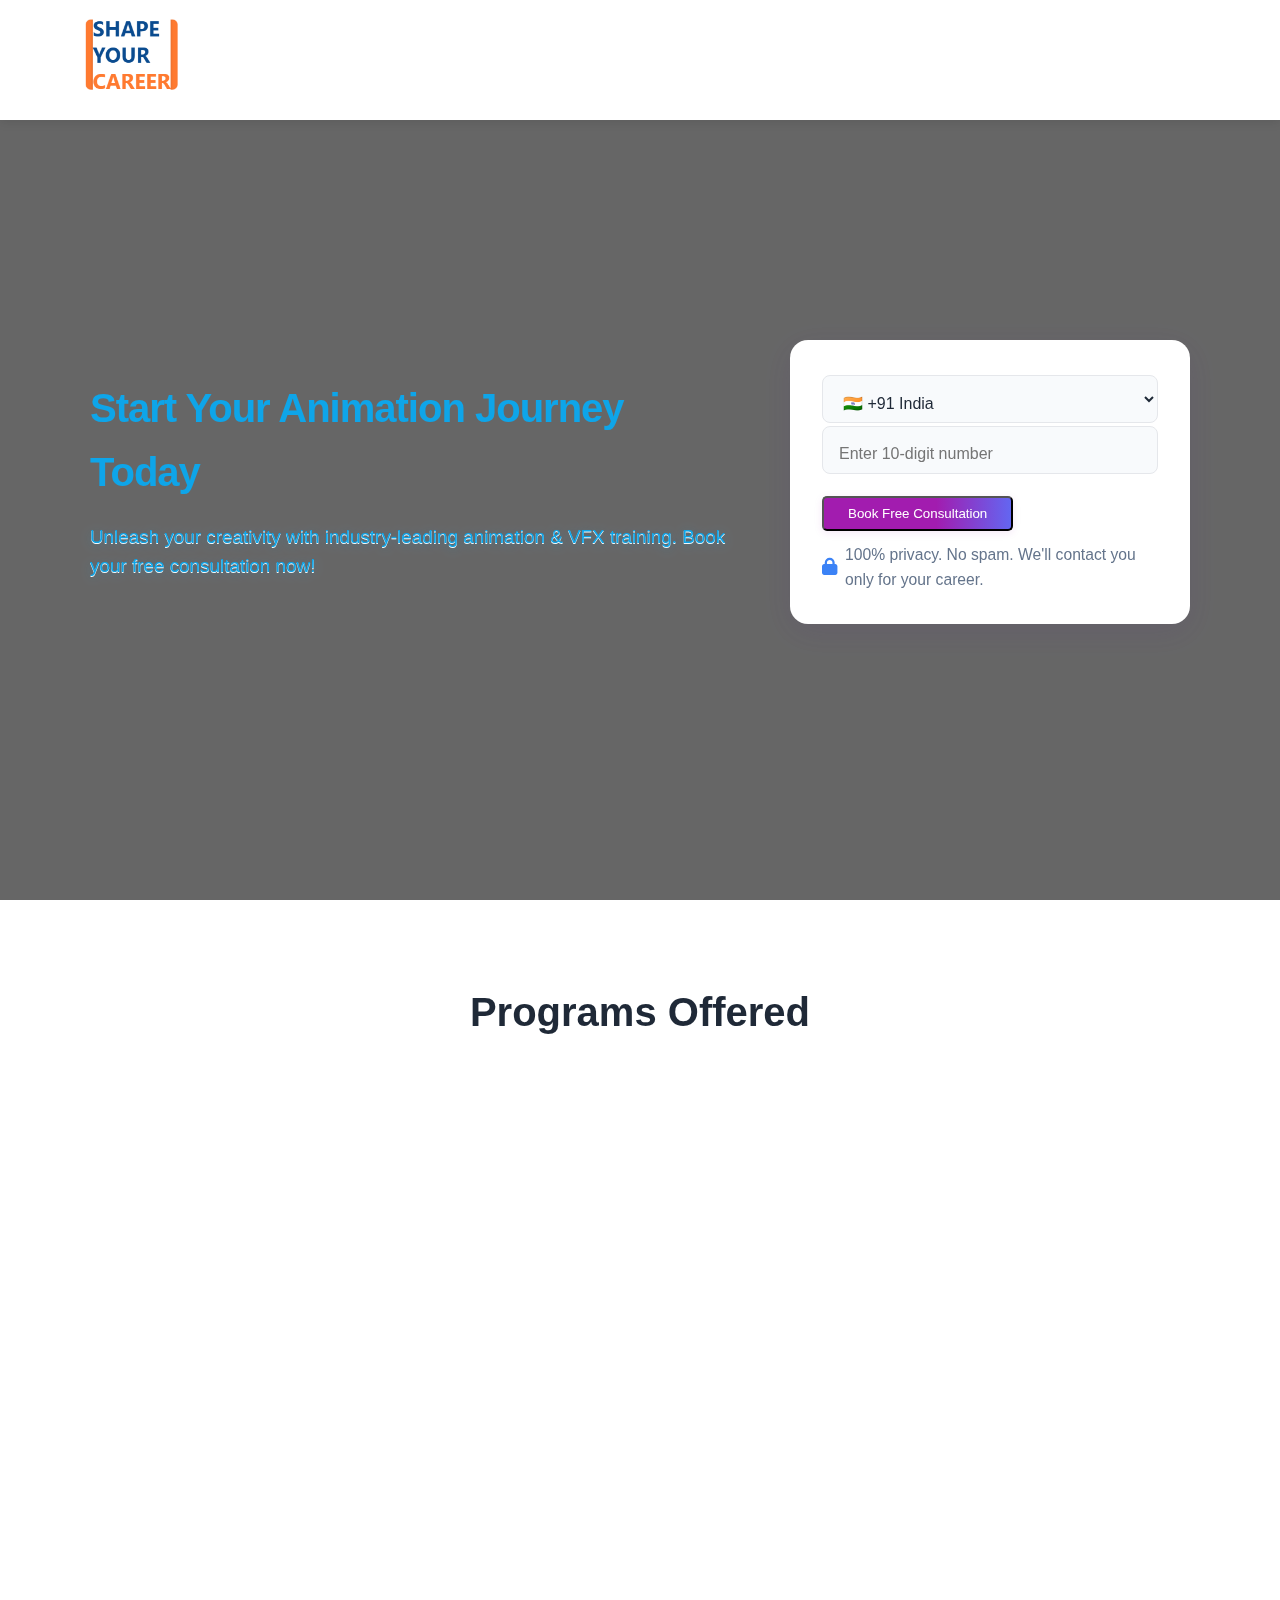
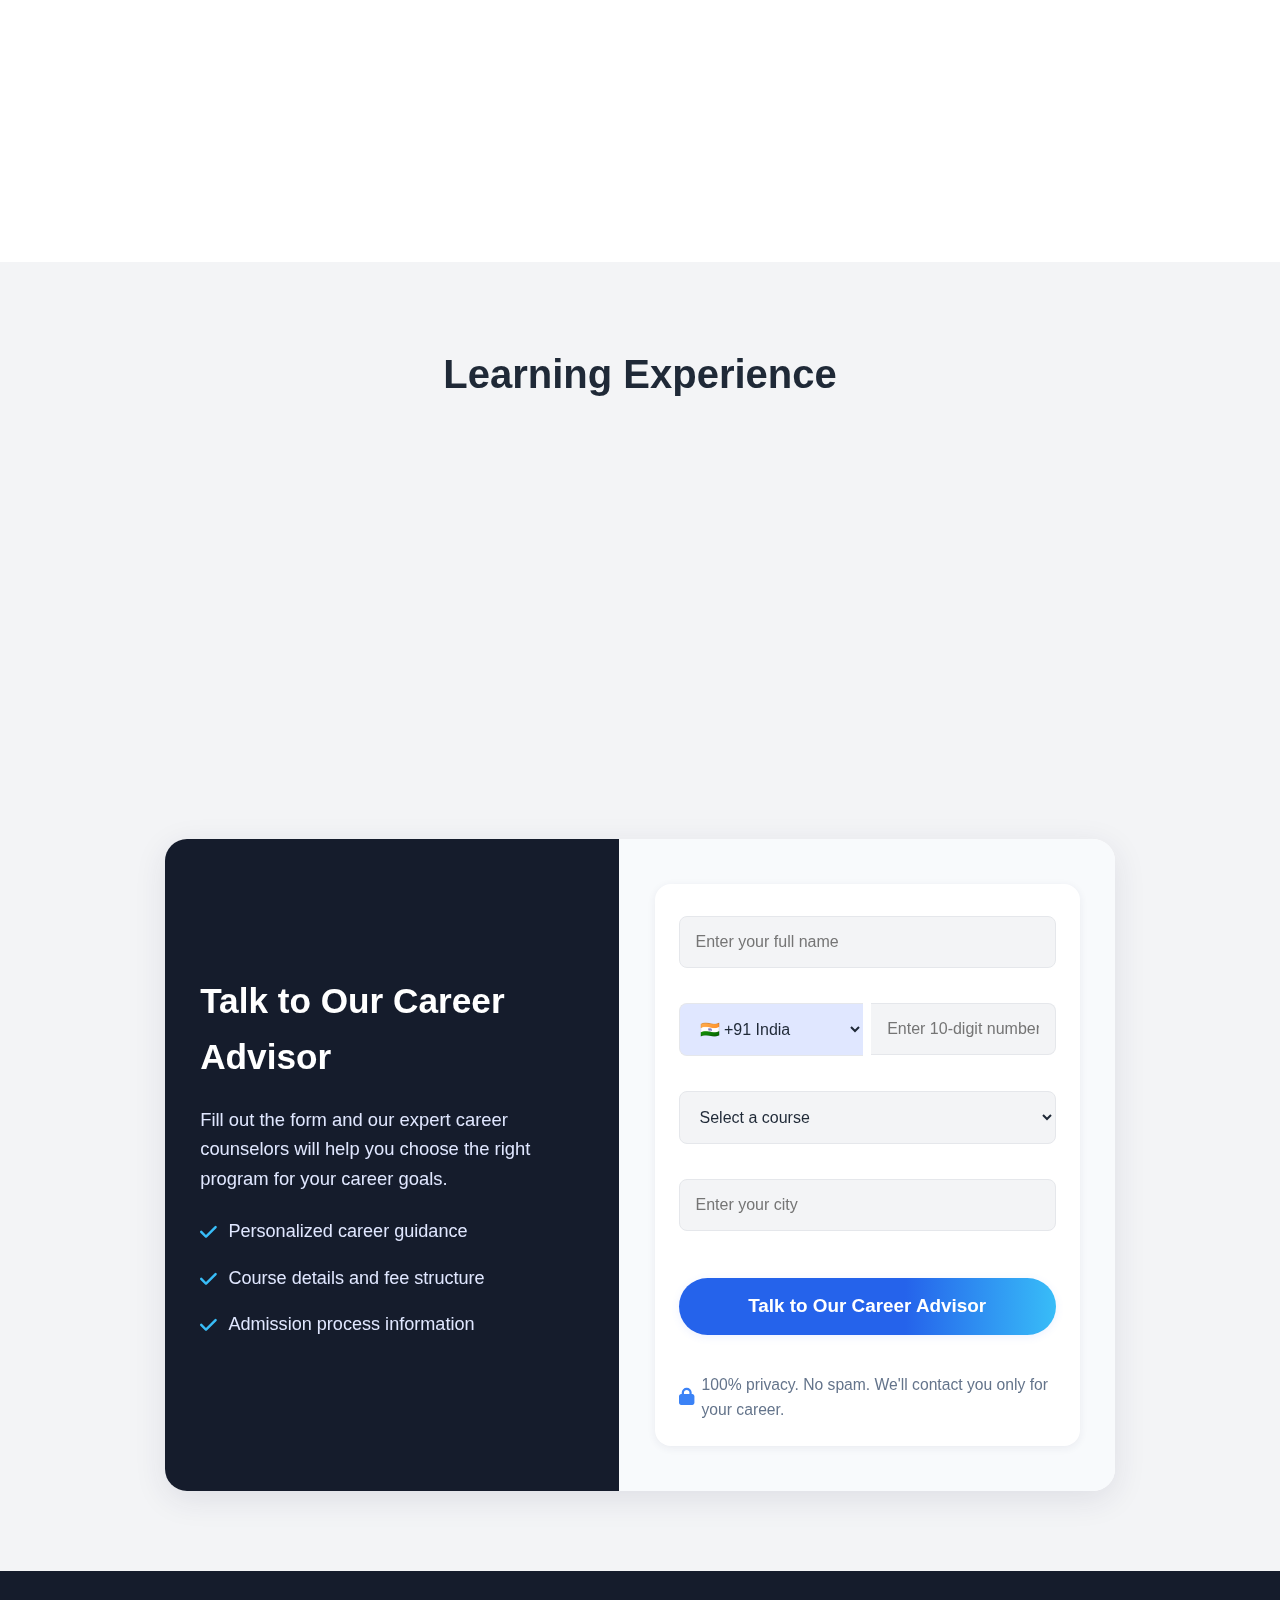
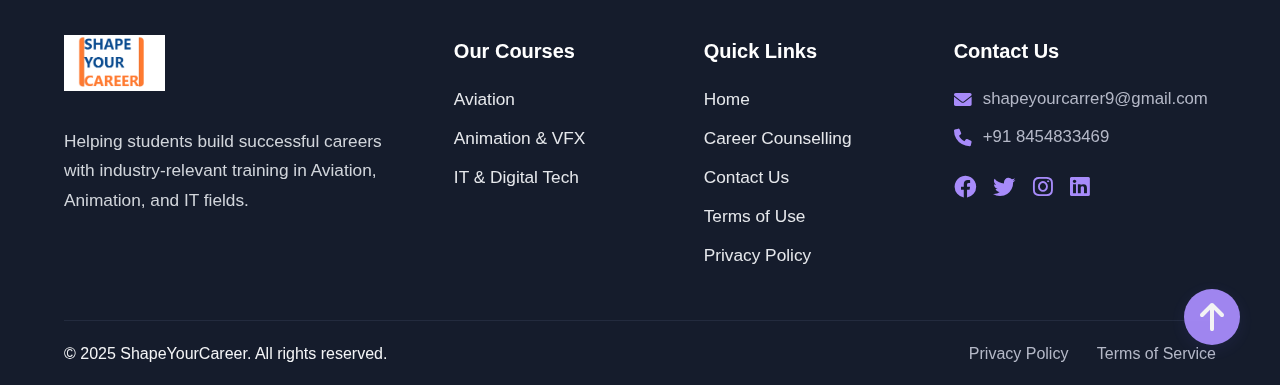
<file: animation.html>
<!DOCTYPE html>
<html lang="en">
<head>
    <meta charset="UTF-8">
    <meta name="viewport" content="width=device-width, initial-scale=1.0">
    <title>Animation Courses - Shape Your Career</title>
    <link rel="stylesheet" href="css/style.css">
    <link rel="stylesheet" href="https://cdnjs.cloudflare.com/ajax/libs/font-awesome/6.0.0/css/all.min.css">
</head>
<body>
    <!-- Header Section -->
    <header class="header">
        <div class="logo">
            <a href="index.html">
                <img src="images/logo.png" alt="Shape Your Career Logo">
            </a>
        </div>
        <nav class="nav-menu">
            <ul>
                <li><a href="index.html">Home</a></li>
                <li><a href="aviation.html">Aviation Courses</a></li>
                <li><a href="animation.html" class="active">Animation Courses</a></li>
                <li><a href="it-courses.html">IT Courses</a></li>
                <li><a href="career-counselling.html">Career Counselling</a></li>
                <li><a href="contact.html" class="cta-button">Contact Us</a></li>
            </ul>
        </nav>
        <div class="mobile-menu-btn">
            <i class="fas fa-bars"></i>
        </div>
    </header>

    <!-- Hero Section -->
    <section class="hero animation-hero">
        <div class="hero-content">
            <div class="hero-text">
                <h1>Start Your Animation Journey Today</h1>
                <p>Unleash your creativity with industry-leading animation & VFX training. Book your free consultation now!</p>
            </div>
            <div class="hero-form-card animation-form-card unique-animation-form">
                <form action="https://formspree.io/f/mjkwllpa" method="POST" class="unique-hero-form" autocomplete="off">
                    <div class="form-row country-phone-row">
                        <div class="form-group country-phone">
                            <select name="country_code" id="animation-country-code" required aria-label="Country Code">
                                <option value="+91" selected>🇮🇳 +91 India</option>
                                <option value="+1">🇺🇸 +1 USA</option>
                                <option value="+44">🇬🇧 +44 UK</option>
                                <option value="+61">🇦🇺 +61 AUS</option>
                                <option value="+971">🇦🇪 +971 UAE</option>
                            </select>
                            <input type="tel" name="mobile" id="animation-mobile" pattern="[0-9]{10}" maxlength="10" required placeholder="Enter 10-digit number">
                        </div>
                    </div>
                    <button type="submit" class="cta-button big-cta animation-cta unique-gradient-btn-animation">
                        Book Free Consultation
                    </button>
                    <div class="form-trust-text">
                        <i class="fas fa-lock"></i> 100% privacy. No spam. We'll contact you only for your career.
                    </div>
                </form>
            </div>
        </div>
    </section>

    <!-- Programs Offered Section -->
    <section class="programs-section">
        <h2>Programs Offered</h2>
        <div class="programs-grid">
            <div class="program-card">
                <i class="fas fa-cube"></i>
                <h3>3D Animation</h3>
                <p>Master the art of 3D modeling, rigging, and animation</p>
                <ul>
                    <li>Character Animation</li>
                    <li>Environment Design</li>
                    <li>Motion Graphics</li>
                </ul>
            </div>
            <div class="program-card">
                <i class="fas fa-film"></i>
                <h3>VFX (Visual Effects)</h3>
                <p>Create stunning visual effects for films and media</p>
                <ul>
                    <li>Compositing</li>
                    <li>Particle Systems</li>
                    <li>Green Screen</li>
                </ul>
            </div>
            <div class="program-card">
                <i class="fas fa-paint-brush"></i>
                <h3>Digital Design</h3>
                <p>Learn digital art and design principles</p>
                <ul>
                    <li>Digital Painting</li>
                    <li>UI/UX Design</li>
                    <li>Graphic Design</li>
                </ul>
            </div>
            <div class="program-card">
                <i class="fas fa-gamepad"></i>
                <h3>Game Art & AR/VR</h3>
                <p>Create immersive gaming experiences</p>
                <ul>
                    <li>Game Asset Creation</li>
                    <li>AR/VR Development</li>
                    <li>Interactive Design</li>
                </ul>
            </div>
        </div>
    </section>

    <!-- Learning Experience Section -->
    <section class="learning-experience">
        <h2>Learning Experience</h2>
        <div class="experience-grid">
            <div class="experience-item">
                <i class="fas fa-project-diagram"></i>
                <h3>Project-Based Learning</h3>
                <p>Work on real-world projects to build your portfolio</p>
            </div>
            <div class="experience-item">
                <i class="fas fa-briefcase"></i>
                <h3>Portfolio Development</h3>
                <p>Create a professional portfolio to showcase your work</p>
            </div>
            <div class="experience-item">
                <i class="fas fa-laptop-code"></i>
                <h3>Industry Software Training</h3>
                <p>Master industry-standard software and tools</p>
            </div>
        </div>
    </section>

    <!-- Lead Form Section -->
    <section class="advisor-lead-form-section">
        <div class="advisor-lead-form-grid">
            <div class="advisor-lead-info">
                <h2>Talk to Our Career Advisor</h2>
                <p>Fill out the form and our expert career counselors will help you choose the right program for your career goals.</p>
                <ul class="advisor-lead-benefits">
                    <li><i class="fas fa-check"></i> Personalized career guidance</li>
                    <li><i class="fas fa-check"></i> Course details and fee structure</li>
                    <li><i class="fas fa-check"></i> Admission process information</li>
                </ul>
            </div>
            <div class="advisor-lead-form">
                <form action="https://formspree.io/f/mjkwllpa" method="POST" autocomplete="off">
                    <div class="form-group">
                        <label for="animation-lead-name"></label>
                        <input type="text" name="name" id="animation-lead-name" placeholder="Enter your full name" required>
                    </div>
                    <div class="form-group">
                        <label for="animation-lead-mobile"></label>
                        <div class="country-phone">
                            <select name="country_code" id="animation-lead-country-code" required aria-label="Country Code">
                                <option value="+91" selected>🇮🇳 +91 India</option>
                                <option value="+1">🇺🇸 +1 USA</option>
                                <option value="+44">🇬🇧 +44 UK</option>
                                <option value="+61">🇦🇺 +61 AUS</option>
                                <option value="+971">🇦🇪 +971 UAE</option>
                            </select>
                            <input type="tel" name="mobile" id="animation-lead-mobile" pattern="[0-9]{10}" maxlength="10" required placeholder="Enter 10-digit number">
                        </div>
                    </div>
                    <div class="form-group">
                        <label for="animation-lead-course"></label>
                        <select name="course_interest" id="animation-lead-course" required aria-label="Select Course Interest">
                            <option value="">Select a course</option>
                            <option value="aviation">Aviation</option>
                            <option value="animation">Animation & VFX</option>
                            <option value="it">IT & Digital Tech</option>
                        </select>
                    </div>
                    <div class="form-group">
                        <label for="animation-lead-city"></label>
                        <input type="text" name="city" id="animation-lead-city" placeholder="Enter your city" required>
                    </div>
                    <button type="submit" class="cta-button big-cta advisor-lead-btn">
                        Talk to Our Career Advisor
                    </button>
                    <div class="form-trust-text">
                        <i class="fas fa-lock"></i> 100% privacy. No spam. We'll contact you only for your career.
                    </div>
                </form>
            </div>
        </div>
    </section>

    <!-- Footer Section -->
    <footer class="footer new-footer">
        <div class="footer-content">
            <div class="footer-col logo-col">
                <div class="footer-logo"><img src="images/logo.png" alt="Shape Your Career Logo"></div>
                <p>Helping students build successful careers with industry-relevant training in Aviation, Animation, and IT fields.</p>
            </div>
            <div class="footer-col">
                <h3>Our Courses</h3>
                <ul>
                    <li><a href="aviation.html">Aviation</a></li>
                    <li><a href="animation.html">Animation & VFX</a></li>
                    <li><a href="it-courses.html">IT & Digital Tech</a></li>
                </ul>
            </div>
            <div class="footer-col">
                <h3>Quick Links</h3>
                <ul>
                    <li><a href="index.html">Home</a></li>
                    <li><a href="career-counselling.html">Career Counselling</a></li>
                    <li><a href="contact.html">Contact Us</a></li>
                    <li><a href="terms.html">Terms of Use</a></li>
                    <li><a href="privacy.html">Privacy Policy</a></li>
                </ul>
            </div>
            <div class="footer-col">
                <h3>Contact Us</h3>
                <ul class="footer-contact-list">
                    <li><i class="fas fa-envelope"></i> shapeyourcarrer9@gmail.com</li>
                    <li><i class="fas fa-phone"></i> +91 8454833469</li>
                </ul>
                <div class="footer-social">
                    <a href="#"><i class="fab fa-facebook"></i></a>
                    <a href="#"><i class="fab fa-twitter"></i></a>
                    <a href="#"><i class="fab fa-instagram"></i></a>
                    <a href="#"><i class="fab fa-linkedin"></i></a>
                </div>
            </div>
        </div>
        <div class="footer-bottom-bar">
            <span>&copy; 2025 ShapeYourCareer. All rights reserved.</span>
            <span class="footer-bottom-links">
                <a href="privacy.html">Privacy Policy</a>
                <a href="terms.html">Terms of Service</a>
            </span>
        </div>
        <button class="scroll-to-top" id="scrollToTopBtn" aria-label="Scroll to top"><i class="fas fa-arrow-up"></i></button>
    </footer>

    <script src="js/main.js"></script>
</body>
</html>
</file>
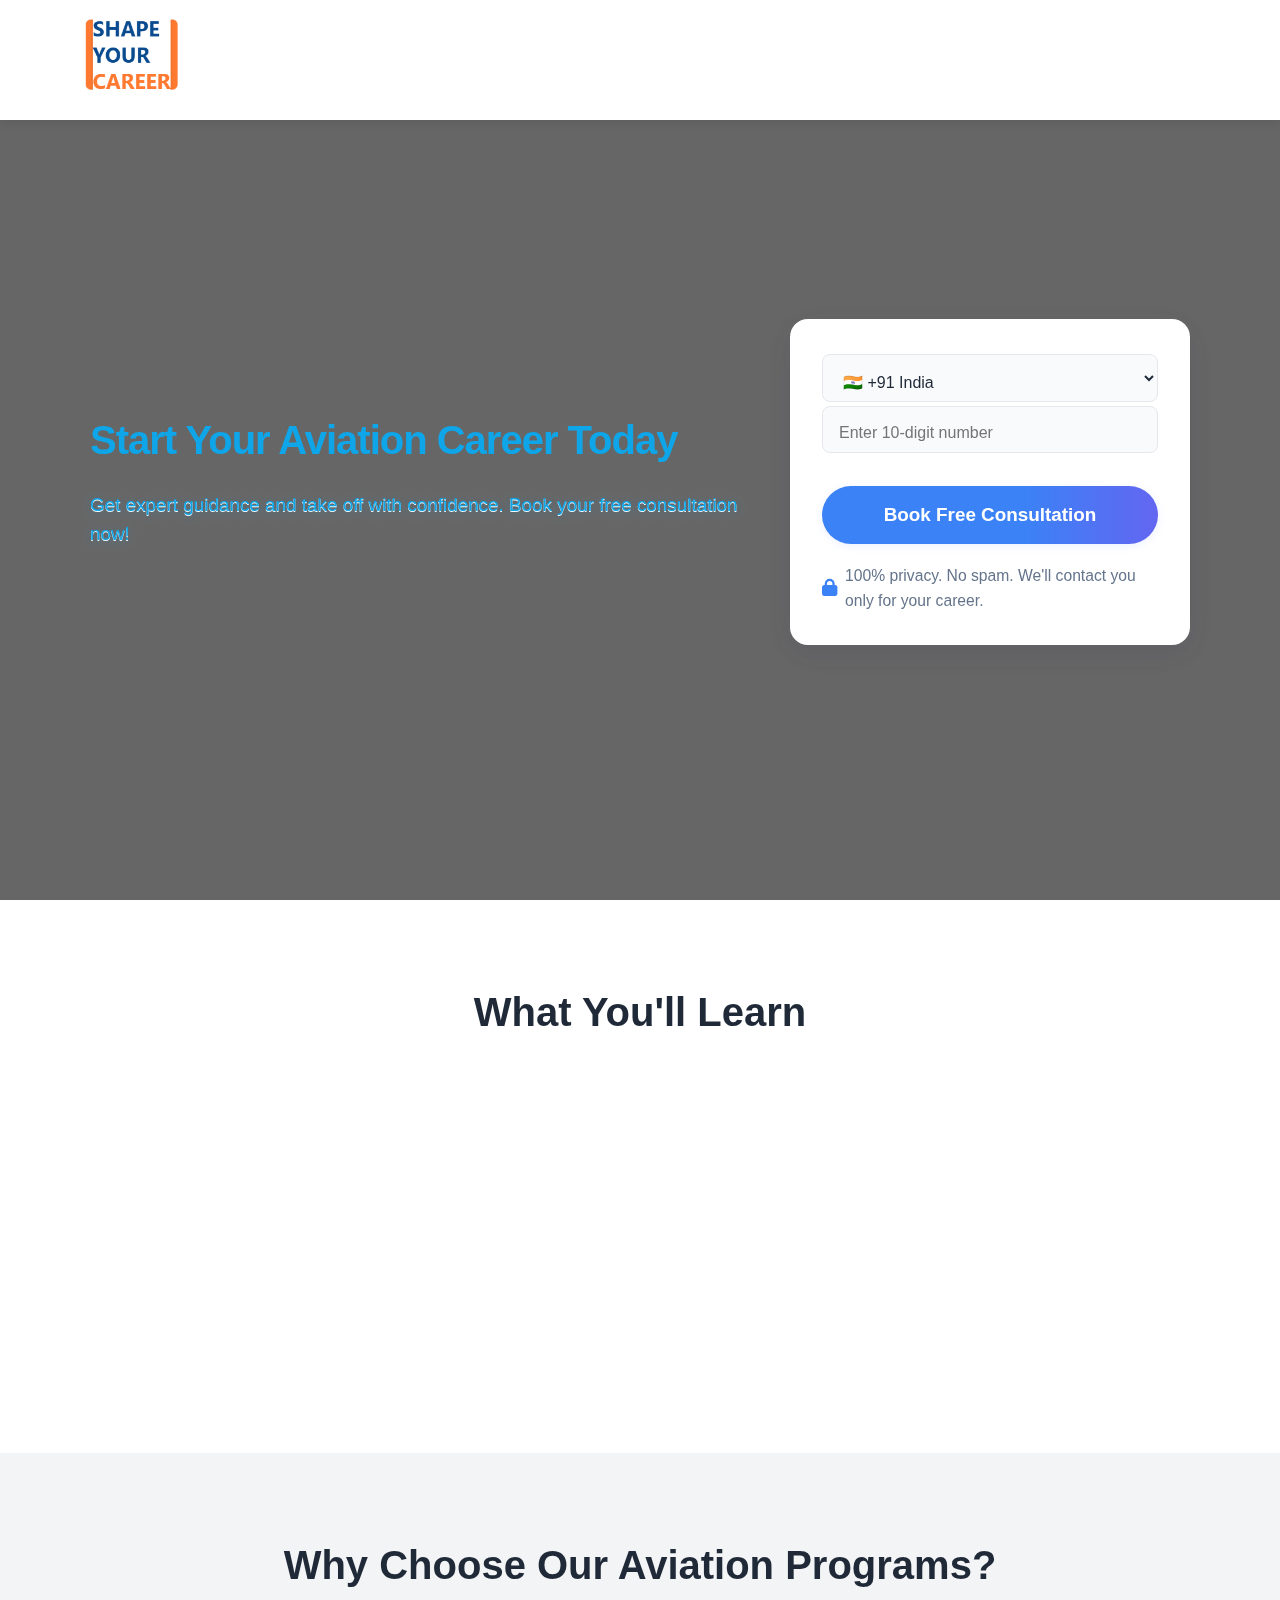
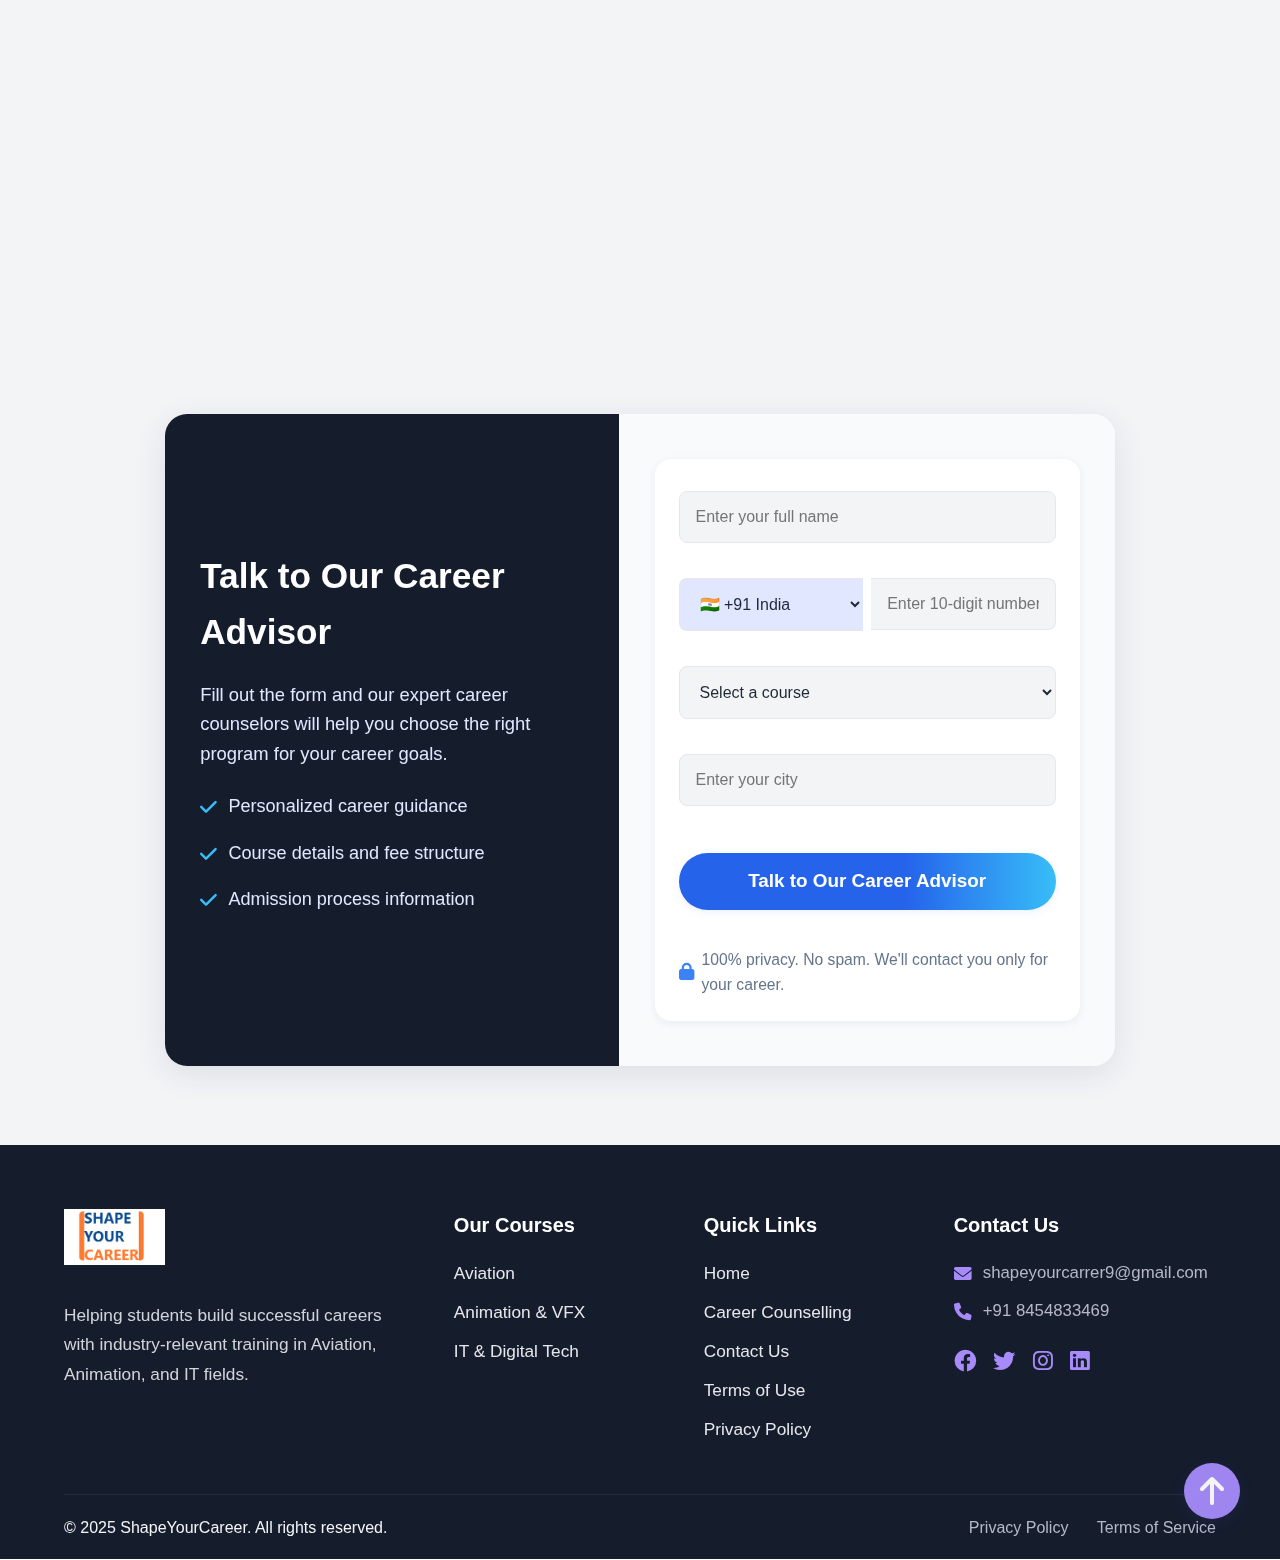
<file: aviation.html>
<!DOCTYPE html>
<html lang="en">
<head>
    <meta charset="UTF-8">
    <meta name="viewport" content="width=device-width, initial-scale=1.0">
    <title>Aviation Courses - Shape Your Career</title>
    <link rel="stylesheet" href="css/style.css">
    <link rel="stylesheet" href="https://cdnjs.cloudflare.com/ajax/libs/font-awesome/6.0.0/css/all.min.css">
</head>
<body>
    <!-- Header Section -->
    <header class="header">
        <div class="logo">
            <a href="index.html">
                <img src="images/logo.png" alt="Shape Your Career Logo">
            </a>
        </div>
        <nav class="nav-menu">
            <ul>
                <li><a href="index.html">Home</a></li>
                <li><a href="aviation.html" class="active">Aviation Courses</a></li>
                <li><a href="animation.html">Animation Courses</a></li>
                <li><a href="it-courses.html">IT Courses</a></li>
                <li><a href="career-counselling.html">Career Counselling</a></li>
                <li><a href="contact.html" class="cta-button">Contact Us</a></li>
            </ul>
        </nav>
        <div class="mobile-menu-btn">
            <i class="fas fa-bars"></i>
        </div>
    </header>

    <!-- Hero Section -->
    <section class="hero aviation-hero">
        <div class="hero-content">
            <div class="hero-text">
                <h1>Start Your Aviation Career Today</h1>
                <p>Get expert guidance and take off with confidence. Book your free consultation now!</p>
            </div>
            <div class="hero-form-card aviation-form-card unique-aviation-form">
                <form action="https://formspree.io/f/mjkwllpa" method="POST" class="unique-hero-form" autocomplete="off">
                    <div class="form-row country-phone-row">
                        <div class="form-group country-phone">
                            <select name="country_code" id="aviation-country-code" required aria-label="Country Code">
                                <option value="+91" selected>🇮🇳 +91 India</option>
                                <option value="+1">🇺🇸 +1 USA</option>
                                <option value="+44">🇬🇧 +44 UK</option>
                                <option value="+61">🇦🇺 +61 AUS</option>
                                <option value="+971">🇦🇪 +971 UAE</option>
                            </select>
                            <input type="tel" name="mobile" id="aviation-mobile" pattern="[0-9]{10}" maxlength="10" required placeholder="Enter 10-digit number">
                        </div>
                    </div>
                    <button type="submit" class="cta-button big-cta aviation-cta unique-gradient-btn-aviation">
                        Book Free Consultation
                    </button>
                    <div class="form-trust-text">
                        <i class="fas fa-lock"></i> 100% privacy. No spam. We'll contact you only for your career.
                    </div>
                </form>
            </div>
        </div>
    </section>

    <!-- What You'll Learn Section -->
    <section class="learning-section">
        <h2>What You'll Learn</h2>
        <div class="learning-grid">
            <div class="learning-item">
                <i class="fas fa-plane"></i>
                <h3>Cabin Crew & Passenger Service</h3>
                <p>Master the art of customer service and safety procedures</p>
            </div>
            <div class="learning-item">
                <i class="fas fa-users"></i>
                <h3>Ground Staff Training</h3>
                <p>Learn airport operations and passenger handling</p>
            </div>
            <div class="learning-item">
                <i class="fas fa-hotel"></i>
                <h3>Hospitality & Tourism Management</h3>
                <p>Develop skills in hospitality and tourism operations</p>
            </div>
            <div class="learning-item">
                <i class="fas fa-user-tie"></i>
                <h3>Customer Care & Grooming</h3>
                <p>Professional development and personal grooming</p>
            </div>
        </div>
    </section>

    <!-- Why Choose Our Aviation Programs -->
    <section class="why-choose-section">
        <h2>Why Choose Our Aviation Programs?</h2>
        <div class="features-container">
            <div class="feature">
                <i class="fas fa-vr-cardboard"></i>
                <h3>Realistic Simulations</h3>
                <p>Practice in simulated aircraft environments</p>
            </div>
            <div class="feature">
                <i class="fas fa-comments"></i>
                <h3>Soft Skill & Interview Prep</h3>
                <p>Comprehensive interview preparation and soft skills training</p>
            </div>
            <div class="feature">
                <i class="fas fa-handshake"></i>
                <h3>Internship & Placement Support</h3>
                <p>Direct placement assistance with leading airlines</p>
            </div>
        </div>
    </section>

    <!-- Lead Form Section -->
    <section class="advisor-lead-form-section">
        <div class="advisor-lead-form-grid">
            <div class="advisor-lead-info">
                <h2>Talk to Our Career Advisor</h2>
                <p>Fill out the form and our expert career counselors will help you choose the right program for your career goals.</p>
                <ul class="advisor-lead-benefits">
                    <li><i class="fas fa-check"></i> Personalized career guidance</li>
                    <li><i class="fas fa-check"></i> Course details and fee structure</li>
                    <li><i class="fas fa-check"></i> Admission process information</li>
                </ul>
            </div>
            <div class="advisor-lead-form">
                <form action="https://formspree.io/f/mjkwllpa" method="POST" autocomplete="off">
                    <div class="form-group">
                        <label for="aviation-lead-name"></label>
                        <input type="text" name="name" id="aviation-lead-name" placeholder="Enter your full name" required>
                    </div>
                    <div class="form-group">
                        <label for="aviation-lead-mobile"></label>
                        <div class="country-phone">
                            <select name="country_code" id="aviation-lead-country-code" required aria-label="Country Code">
                                <option value="+91" selected>🇮🇳 +91 India</option>
                                <option value="+1">🇺🇸 +1 USA</option>
                                <option value="+44">🇬🇧 +44 UK</option>
                                <option value="+61">🇦🇺 +61 AUS</option>
                                <option value="+971">🇦🇪 +971 UAE</option>
                            </select>
                            <input type="tel" name="mobile" id="aviation-lead-mobile" pattern="[0-9]{10}" maxlength="10" required placeholder="Enter 10-digit number">
                        </div>
                    </div>
                    <div class="form-group">
                        <label for="aviation-lead-course"></label>
                        <select name="course_interest" id="aviation-lead-course" required aria-label="Select Course Interest">
                            <option value="">Select a course</option>
                            <option value="aviation">Aviation</option>
                            <option value="animation">Animation & VFX</option>
                            <option value="it">IT & Digital Tech</option>
                        </select>
                    </div>
                    <div class="form-group">
                        <label for="aviation-lead-city"></label>
                        <input type="text" name="city" id="aviation-lead-city" placeholder="Enter your city" required>
                    </div>
                    <button type="submit" class="cta-button big-cta advisor-lead-btn">
                        Talk to Our Career Advisor
                    </button>
                    <div class="form-trust-text">
                        <i class="fas fa-lock"></i> 100% privacy. No spam. We'll contact you only for your career.
                    </div>
                </form>
            </div>
        </div>
    </section>

    <!-- Footer Section -->
    <footer class="footer new-footer">
        <div class="footer-content">
            <div class="footer-col logo-col">
                <div class="footer-logo"><img src="images/logo.png" alt="Shape Your Career Logo"></div>
                <p>Helping students build successful careers with industry-relevant training in Aviation, Animation, and IT fields.</p>
            </div>
            <div class="footer-col">
                <h3>Our Courses</h3>
                <ul>
                    <li><a href="aviation.html">Aviation</a></li>
                    <li><a href="animation.html">Animation & VFX</a></li>
                    <li><a href="it-courses.html">IT & Digital Tech</a></li>
                </ul>
            </div>
            <div class="footer-col">
                <h3>Quick Links</h3>
                <ul>
                    <li><a href="index.html">Home</a></li>
                    <li><a href="career-counselling.html">Career Counselling</a></li>
                    <li><a href="contact.html">Contact Us</a></li>
                    <li><a href="terms.html">Terms of Use</a></li>
                    <li><a href="privacy.html">Privacy Policy</a></li>
                </ul>
            </div>
            <div class="footer-col">
                <h3>Contact Us</h3>
                <ul class="footer-contact-list">
                    <li><i class="fas fa-envelope"></i> shapeyourcarrer9@gmail.com</li>
                    <li><i class="fas fa-phone"></i> +91 8454833469</li>
                </ul>
                <div class="footer-social">
                    <a href="#"><i class="fab fa-facebook"></i></a>
                    <a href="#"><i class="fab fa-twitter"></i></a>
                    <a href="#"><i class="fab fa-instagram"></i></a>
                    <a href="#"><i class="fab fa-linkedin"></i></a>
                </div>
            </div>
        </div>
        <div class="footer-bottom-bar">
            <span>&copy; 2025 ShapeYourCareer. All rights reserved.</span>
            <span class="footer-bottom-links">
                <a href="privacy.html">Privacy Policy</a>
                <a href="terms.html">Terms of Service</a>
            </span>
        </div>
        <button class="scroll-to-top" id="scrollToTopBtn" aria-label="Scroll to top"><i class="fas fa-arrow-up"></i></button>
    </footer>

    <script src="js/main.js"></script>
</body>
</html>
</file>
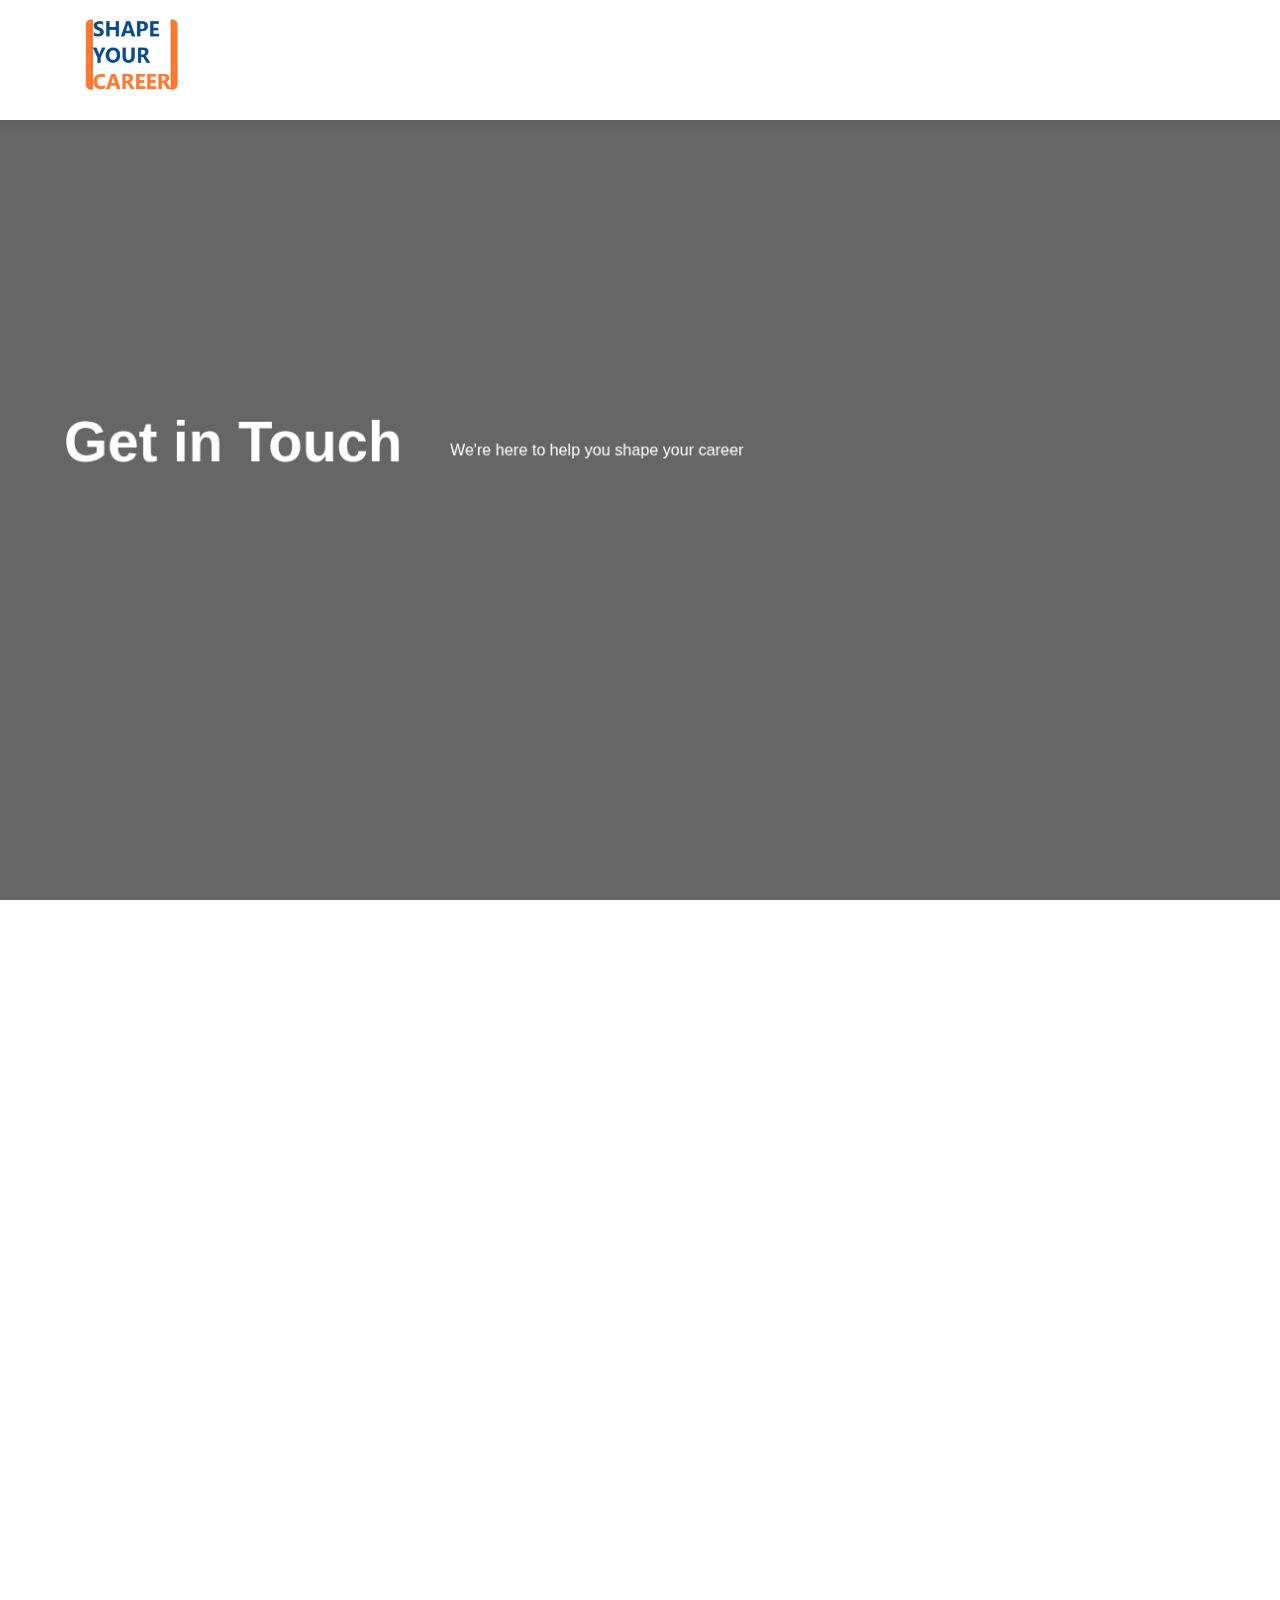
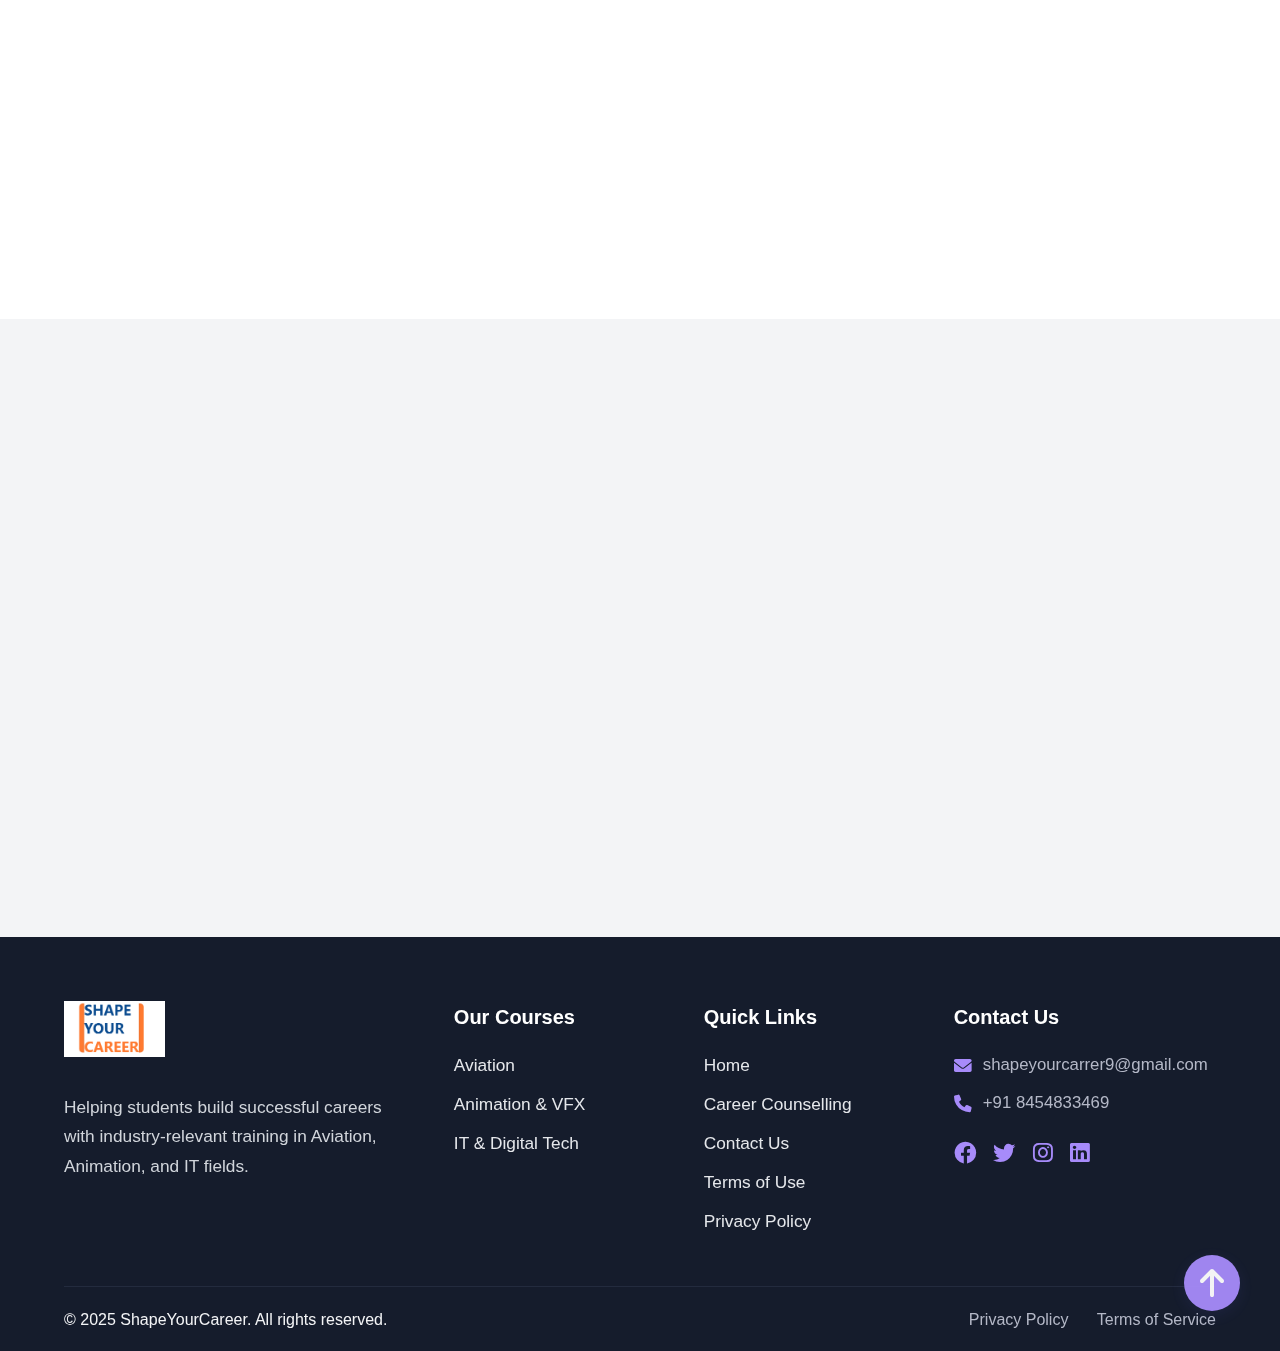
<file: contact.html>
<!DOCTYPE html>
<html lang="en">
<head>
    <meta charset="UTF-8">
    <meta name="viewport" content="width=device-width, initial-scale=1.0">
    <title>Contact Us - Shape Your Career</title>
    <link rel="stylesheet" href="css/style.css">
    <link rel="stylesheet" href="https://cdnjs.cloudflare.com/ajax/libs/font-awesome/6.0.0/css/all.min.css">
    <link rel="stylesheet" href="https://unpkg.com/aos@next/dist/aos.css" />
</head>
<body>
    <!-- Header Section -->
    <header class="header">
        <div class="logo">
            <a href="index.html">
                <img src="images/logo.png" alt="Shape Your Career Logo">
            </a>
        </div>
        <nav class="nav-menu">
            <ul>
                <li><a href="index.html">Home</a></li>
                <li><a href="aviation.html">Aviation Courses</a></li>
                <li><a href="animation.html">Animation Courses</a></li>
                <li><a href="it-courses.html">IT Courses</a></li>
                <li><a href="career-counselling.html">Career Counselling</a></li>
                <li><a href="contact.html" class="active cta-button">Contact Us</a></li>
            </ul>
        </nav>
        <div class="mobile-menu-btn">
            <i class="fas fa-bars"></i>
        </div>
    </header>

    <!-- Hero Section -->
    <section class="hero contact-hero">
        <div class="hero-content" data-aos="fade-up">
            <h1>Get in Touch</h1>
            <p>We're here to help you shape your career</p>
        </div>
    </section>

    <!-- Contact Info Section -->
    <section class="contact-info">
        <div class="contact-grid">
            <div class="contact-card" data-aos="fade-up">
                <i class="fas fa-map-marker-alt"></i>
                <h3>Our Location</h3>
                <p>123 Career Street</p>
                <p>Mumbai, Maharashtra 400001</p>
            </div>
            <div class="contact-card" data-aos="fade-up" data-aos-delay="100">
                <i class="fas fa-phone"></i>
                <h3>Call Us</h3>
                <p>+91  8454833469</p>
                <p>+91  8454833469</p>
            </div>
            <div class="contact-card" data-aos="fade-up" data-aos-delay="200">
                <i class="fas fa-envelope"></i>
                <h3>Email Us</h3>
                <p>shapeyourcarrer9@gmail.com</p>
                <!-- <p>support@shapeyourcareer.com</p> -->
            </div>
            <div class="contact-card" data-aos="fade-up" data-aos-delay="300">
                <i class="fas fa-clock"></i>
                <h3>Working Hours</h3>
                <p>Monday - Friday: 9:00 AM - 6:00 PM</p>
                <p>Saturday: 10:00 AM - 4:00 PM</p>
            </div>
        </div>
    </section>

    <!-- Contact Form Section -->
    <section class="contact-form-section">
        <div class="form-container" data-aos="fade-up">
            <h2>Send Us a Message</h2>
            <form action="https://formspree.io/f/xdkggeer" method="POST" class="enhanced-form">
                <input type="hidden" name="form_type" value="contact">
                <div class="form-group">
                    <input type="text" name="name" id="name" required>
                    <label for="name">Your Name</label>
                </div>
                <div class="form-group">
                    <input type="email" name="email" id="email" required>
                    <label for="email">Email Address</label>
                </div>
                <div class="form-group">
                    <input type="tel" name="mobile" id="mobile" required>
                    <label for="mobile">Mobile Number</label>
                </div>
                <div class="form-group">
                    <select name="subject" id="subject" required aria-label="Select Subject">
                        <option value="">Select Subject</option>
                        <option value="general">General Inquiry</option>
                        <option value="courses">Course Information</option>
                        <option value="counseling">Career Counseling</option>
                        <option value="support">Technical Support</option>
                    </select>
                </div>
                <div class="form-group">
                    <textarea name="message" id="message" rows="4" required></textarea>
                    <label for="message">Your Message</label>
                </div>
                <button type="submit" class="cta-button submit-btn">
                    <span>Send Message</span>
                    <i class="fas fa-paper-plane"></i>
                </button>
            </form>
        </div>
    </section>

    <!-- Map Section -->
    <section class="map-section">
        <div class="map-container" data-aos="fade-up">
            <iframe 
                src="https://www.google.com/maps/embed?pb=!1m18!1m12!1m3!1d3771.002693684902!2d72.8282149!3d19.0759837!2m3!1f0!2f0!3f0!3m2!1i1024!2i768!4f13.1!3m3!1m2!1s0x0%3A0x0!2zMTnCsDA0JzMzLjUiTiA3MsKwNDknNDEuNiJF!5e0!3m2!1sen!2sin!4v1620000000000!5m2!1sen!2sin" 
                width="100%" 
                height="450" 
                style="border:0;" 
                allowfullscreen="" 
                loading="lazy">
            </iframe>
        </div>
    </section>

    <!-- Footer Section -->
    <footer class="footer new-footer">
        <div class="footer-content">
            <div class="footer-col logo-col">
                <div class="footer-logo"><img src="images/logo.png" alt="Shape Your Career Logo"></div>
                <p>Helping students build successful careers with industry-relevant training in Aviation, Animation, and IT fields.</p>
            </div>
            <div class="footer-col">
                <h3>Our Courses</h3>
                <ul>
                    <li><a href="aviation.html">Aviation</a></li>
                    <li><a href="animation.html">Animation & VFX</a></li>
                    <li><a href="it-courses.html">IT & Digital Tech</a></li>
                </ul>
            </div>
            <div class="footer-col">
                <h3>Quick Links</h3>
                <ul>
                    <li><a href="index.html">Home</a></li>
                    <li><a href="career-counselling.html">Career Counselling</a></li>
                    <li><a href="contact.html">Contact Us</a></li>
                    <li><a href="terms.html">Terms of Use</a></li>
                    <li><a href="privacy.html">Privacy Policy</a></li>
                </ul>
            </div>
            <div class="footer-col">
                <h3>Contact Us</h3>
                <ul class="footer-contact-list">
                    <li><i class="fas fa-envelope"></i> shapeyourcarrer9@gmail.com</li>
                    <li><i class="fas fa-phone"></i> +91 8454833469</li>
                </ul>
                <div class="footer-social">
                    <a href="#"><i class="fab fa-facebook"></i></a>
                    <a href="#"><i class="fab fa-twitter"></i></a>
                    <a href="#"><i class="fab fa-instagram"></i></a>
                    <a href="#"><i class="fab fa-linkedin"></i></a>
                </div>
            </div>
        </div>
        <div class="footer-bottom-bar">
            <span>&copy; 2025 ShapeYourCareer. All rights reserved.</span>
            <span class="footer-bottom-links">
                <a href="privacy.html">Privacy Policy</a>
                <a href="terms.html">Terms of Service</a>
            </span>
        </div>
        <button class="scroll-to-top" id="scrollToTopBtn" aria-label="Scroll to top"><i class="fas fa-arrow-up"></i></button>
    </footer>

    <script src="https://unpkg.com/aos@next/dist/aos.js"></script>
    <script src="js/main.js"></script>
</body>
</html>
</file>
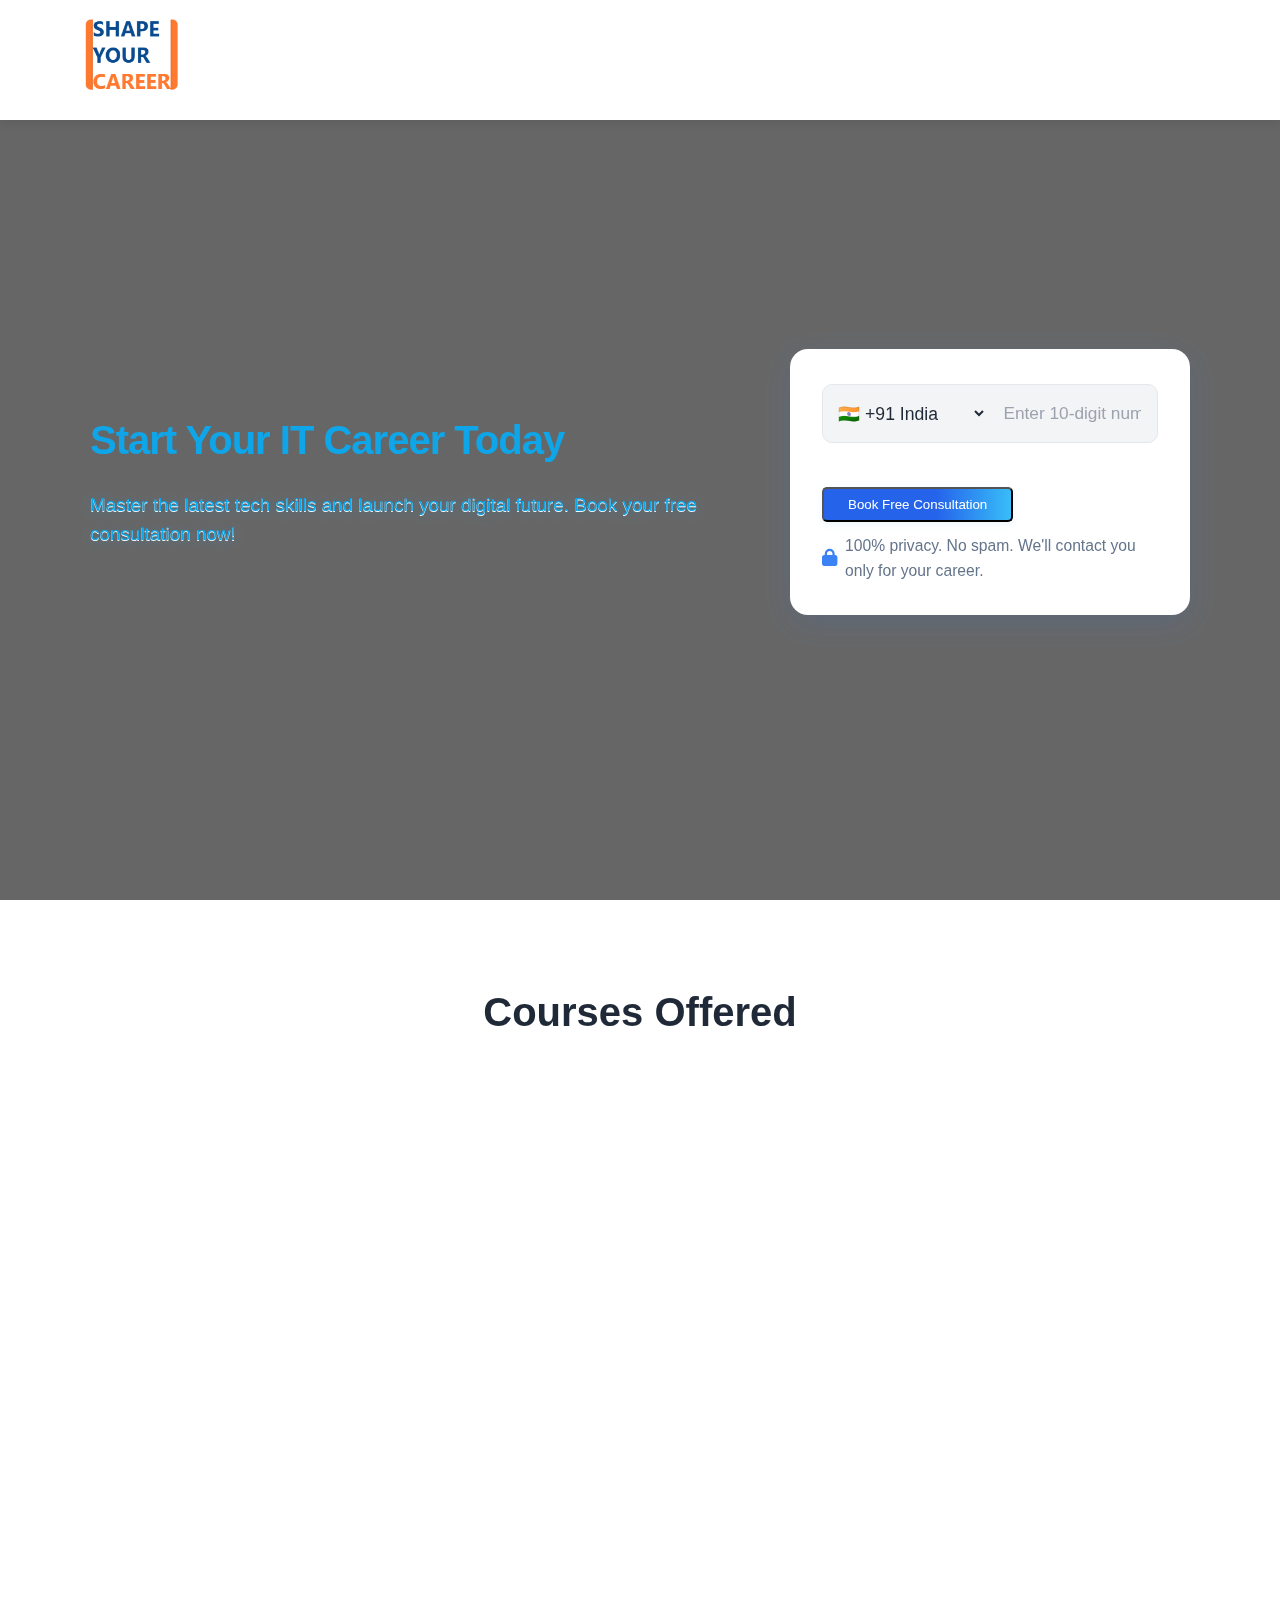
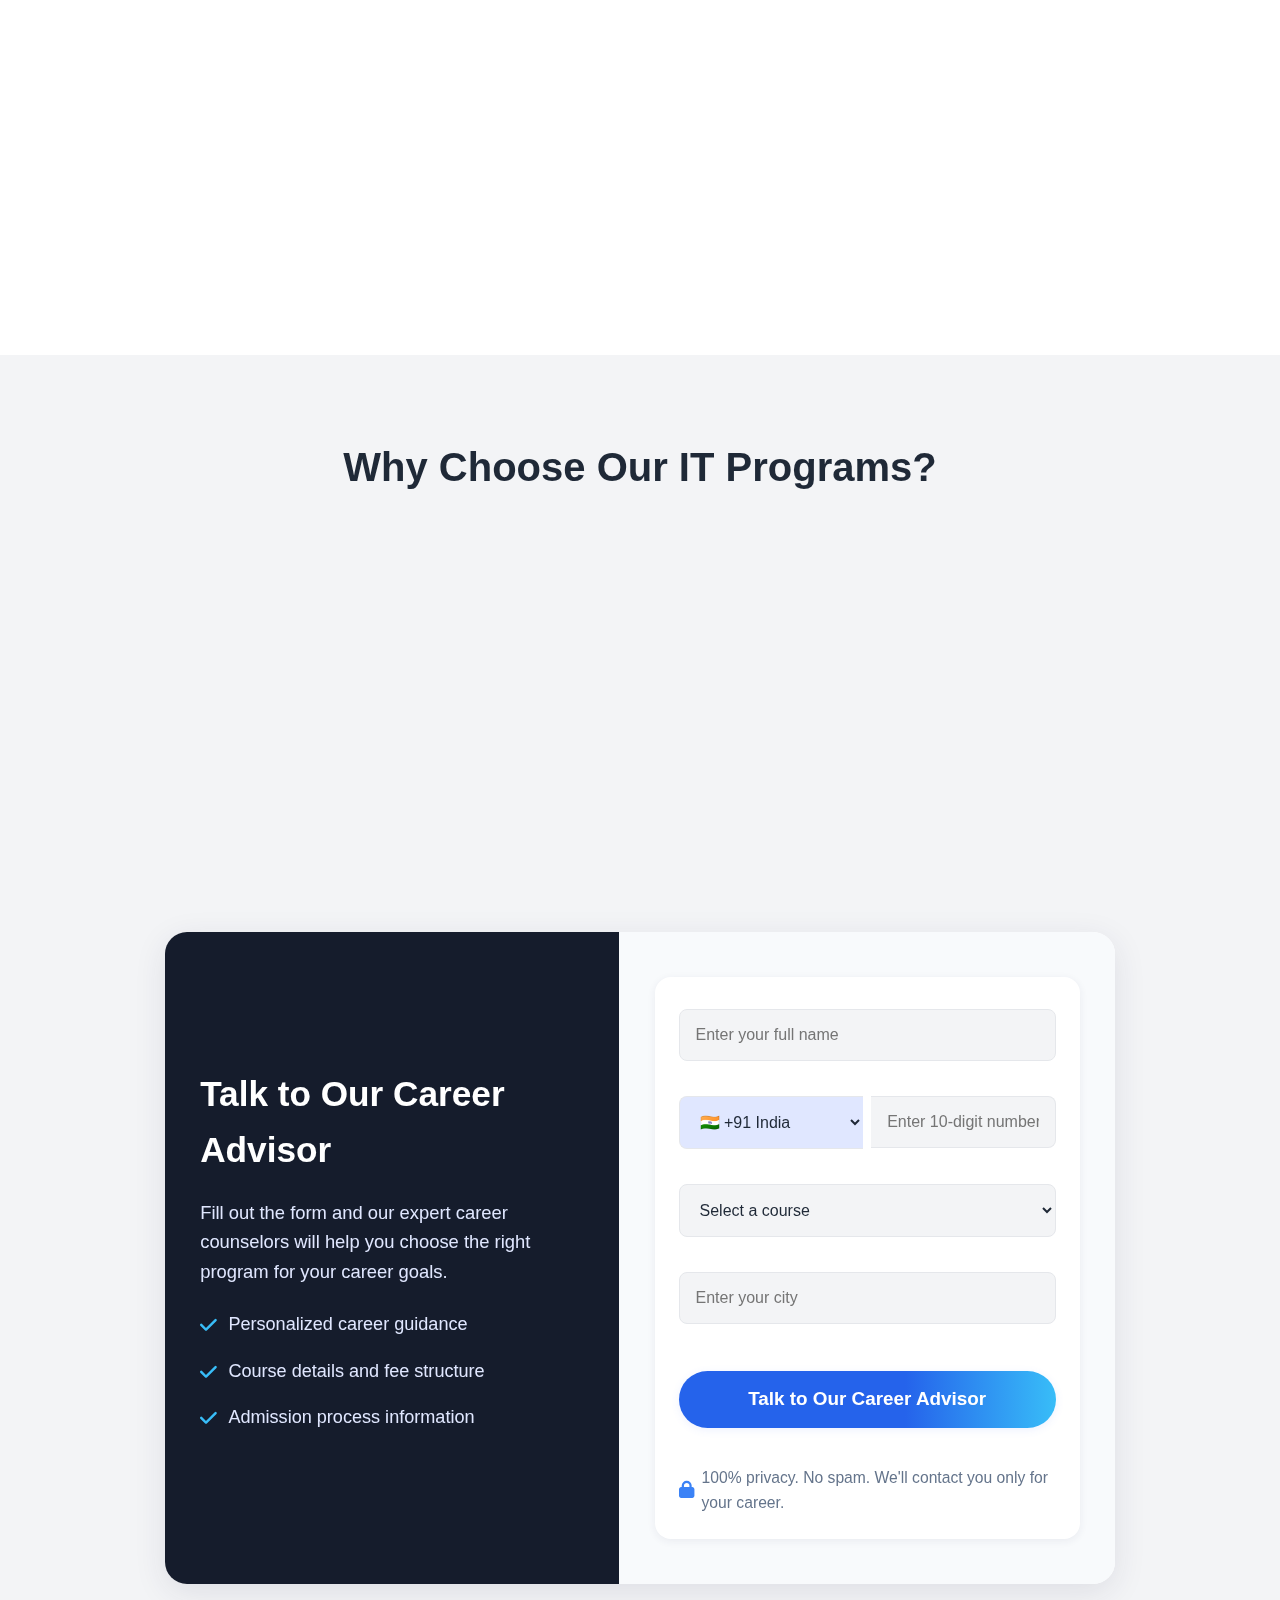
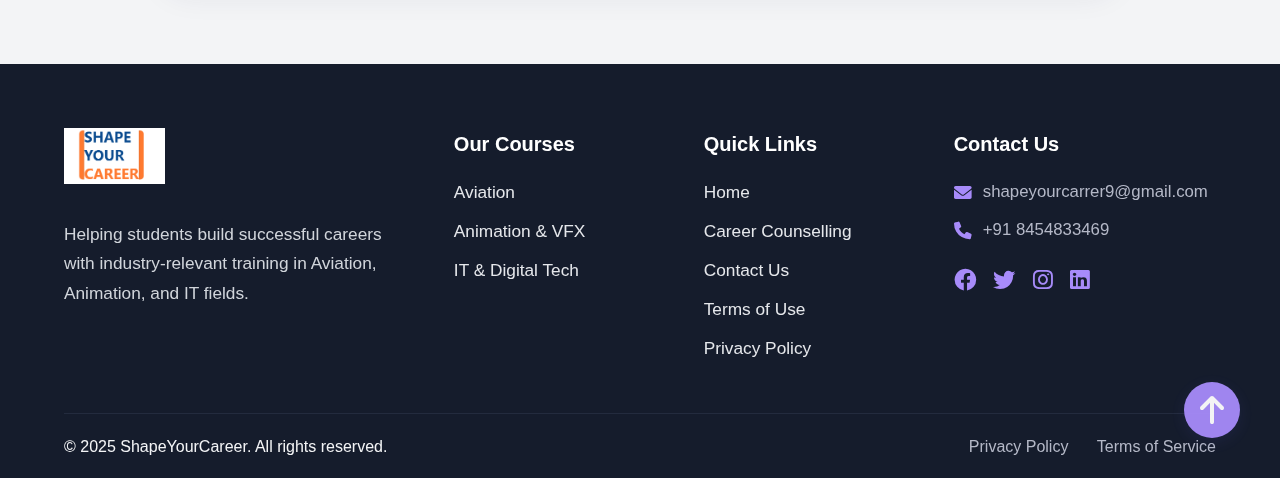
<file: it-courses.html>
<!DOCTYPE html>
<html lang="en">
<head>
    <meta charset="UTF-8">
    <meta name="viewport" content="width=device-width, initial-scale=1.0">
    <title>IT Courses - Shape Your Career</title>
    <link rel="stylesheet" href="css/style.css">
    <link rel="stylesheet" href="https://cdnjs.cloudflare.com/ajax/libs/font-awesome/6.0.0/css/all.min.css">
</head>
<body>
    <!-- Header Section -->
    <header class="header">
        <div class="logo">
            <a href="index.html">
                <img src="images/logo.png" alt="Shape Your Career Logo">
            </a>
        </div>
        <nav class="nav-menu">
            <ul>
                <li><a href="index.html">Home</a></li>
                <li><a href="aviation.html">Aviation Courses</a></li>
                <li><a href="animation.html">Animation Courses</a></li>
                <li><a href="it-courses.html" class="active">IT Courses</a></li>
                <li><a href="career-counselling.html">Career Counselling</a></li>
                <li><a href="contact.html" class="cta-button">Contact Us</a></li>
            </ul>
        </nav>
        <div class="mobile-menu-btn">
            <i class="fas fa-bars"></i>
        </div>
    </header>

    <!-- Hero Section -->
    <section class="hero it-hero">
        <div class="hero-content">
            <div class="hero-text">
                <h1>Start Your IT Career Today</h1>
                <p>Master the latest tech skills and launch your digital future. Book your free consultation now!</p>
            </div>
            <div class="hero-form-card it-form-card">
                <form action="https://formspree.io/f/mjkwllpa" method="POST" class="simple-hero-form" autocomplete="off">
                    <div class="form-row">
                        <div class="form-group country-phone">
                            <select name="country_code" id="it-country-code" required aria-label="Country Code">
                                <option value="+91" selected>🇮🇳 +91 India</option>
                                <option value="+1">🇺🇸 +1 USA</option>
                                <option value="+44">🇬🇧 +44 UK</option>
                                <option value="+61">🇦🇺 +61 AUS</option>
                                <option value="+971">🇦🇪 +971 UAE</option>
                            </select>
                            <input type="tel" name="mobile" id="it-mobile" pattern="[0-9]{10}" maxlength="10" required placeholder="Enter 10-digit number">
                        </div>
                    </div>
                    <button type="submit" class="cta-button big-cta it-cta">
                        Book Free Consultation
                    </button>
                    <div class="form-trust-text">
                        <i class="fas fa-lock"></i> 100% privacy. No spam. We'll contact you only for your career.
                    </div>
                </form>
            </div>
        </div>
    </section>

    <!-- Courses Offered Section -->
    <section class="courses-offered">
        <h2>Courses Offered</h2>
        <div class="courses-grid">
            <div class="course-item">
                <i class="fas fa-database"></i>
                <h3>Data Science</h3>
                <p>Master data analysis, machine learning, and statistical modeling</p>
                <ul>
                    <li>Python Programming</li>
                    <li>Machine Learning</li>
                    <li>Data Visualization</li>
                    <li>Big Data Analytics</li>
                </ul>
            </div>
            <div class="course-item">
                <i class="fas fa-bullhorn"></i>
                <h3>Digital Marketing</h3>
                <p>Learn modern marketing strategies and tools</p>
                <ul>
                    <li>SEO & SEM</li>
                    <li>Social Media Marketing</li>
                    <li>Content Marketing</li>
                    <li>Analytics & Reporting</li>
                </ul>
            </div>
            <div class="course-item">
                <i class="fab fa-python"></i>
                <h3>Python Development</h3>
                <p>Become a professional Python developer</p>
                <ul>
                    <li>Web Development</li>
                    <li>API Development</li>
                    <li>Automation</li>
                    <li>Testing & Debugging</li>
                </ul>
            </div>
            <div class="course-item">
                <i class="fab fa-java"></i>
                <h3>Java Development</h3>
                <p>Master enterprise-level Java development</p>
                <ul>
                    <li>Core Java</li>
                    <li>Spring Framework</li>
                    <li>Enterprise Applications</li>
                    <li>Database Integration</li>
                </ul>
            </div>
            <div class="course-item">
                <i class="fas fa-brain"></i>
                <h3>AI/ML Basics</h3>
                <p>Introduction to artificial intelligence and machine learning</p>
                <ul>
                    <li>Neural Networks</li>
                    <li>Deep Learning</li>
                    <li>Computer Vision</li>
                    <li>Natural Language Processing</li>
                </ul>
            </div>
        </div>
    </section>

    <!-- Why Choose Us Section -->
    <section class="why-choose-it">
        <h2>Why Choose Our IT Programs?</h2>
        <div class="features-grid">
            <div class="feature-item">
                <i class="fas fa-laptop-code"></i>
                <h3>Live Projects</h3>
                <p>Work on real-world projects to build your portfolio</p>
            </div>
            <div class="feature-item">
                <i class="fas fa-users"></i>
                <h3>Hands-on Mentoring</h3>
                <p>Get personalized guidance from industry experts</p>
            </div>
            <div class="feature-item">
                <i class="fas fa-briefcase"></i>
                <h3>Tech Career Placement</h3>
                <p>Direct placement assistance with tech companies</p>
            </div>
        </div>
    </section>

    <!-- Lead Form Section -->
    <section class="advisor-lead-form-section">
        <div class="advisor-lead-form-grid">
            <div class="advisor-lead-info">
                <h2>Talk to Our Career Advisor</h2>
                <p>Fill out the form and our expert career counselors will help you choose the right program for your career goals.</p>
                <ul class="advisor-lead-benefits">
                    <li><i class="fas fa-check"></i> Personalized career guidance</li>
                    <li><i class="fas fa-check"></i> Course details and fee structure</li>
                    <li><i class="fas fa-check"></i> Admission process information</li>
                </ul>
            </div>
            <div class="advisor-lead-form">
                <form action="https://formspree.io/f/mjkwllpa" method="POST" autocomplete="off">
                    <div class="form-group">
                        <label for="it-lead-name"></label>
                        <input type="text" name="name" id="it-lead-name" placeholder="Enter your full name" required>
                    </div>
                    <div class="form-group">
                        <label for="it-lead-mobile"></label>
                        <div class="country-phone">
                            <select name="country_code" id="it-lead-country-code" required aria-label="Country Code">
                                <option value="+91" selected>🇮🇳 +91 India</option>
                                <option value="+1">🇺🇸 +1 USA</option>
                                <option value="+44">🇬🇧 +44 UK</option>
                                <option value="+61">🇦🇺 +61 AUS</option>
                                <option value="+971">🇦🇪 +971 UAE</option>
                            </select>
                            <input type="tel" name="mobile" id="it-lead-mobile" pattern="[0-9]{10}" maxlength="10" required placeholder="Enter 10-digit number">
                        </div>
                    </div>
                    <div class="form-group">
                        <label for="it-lead-course"></label>
                        <select name="course_interest" id="it-lead-course" required aria-label="Select Course Interest">
                            <option value="">Select a course</option>
                            <option value="aviation">Aviation</option>
                            <option value="animation">Animation & VFX</option>
                            <option value="it">IT & Digital Tech</option>
                        </select>
                    </div>
                    <div class="form-group">
                        <label for="it-lead-city"></label>
                        <input type="text" name="city" id="it-lead-city" placeholder="Enter your city" required>
                    </div>
                    <button type="submit" class="cta-button big-cta advisor-lead-btn">
                        Talk to Our Career Advisor
                    </button>
                    <div class="form-trust-text">
                        <i class="fas fa-lock"></i> 100% privacy. No spam. We'll contact you only for your career.
                    </div>
                </form>
            </div>
        </div>
    </section>

    <!-- Footer Section -->
    <footer class="footer new-footer">
        <div class="footer-content">
            <div class="footer-col logo-col">
                <div class="footer-logo"><img src="images/logo.png" alt="Shape Your Career Logo"></div>
                <p>Helping students build successful careers with industry-relevant training in Aviation, Animation, and IT fields.</p>
            </div>
            <div class="footer-col">
                <h3>Our Courses</h3>
                <ul>
                    <li><a href="aviation.html">Aviation</a></li>
                    <li><a href="animation.html">Animation & VFX</a></li>
                    <li><a href="it-courses.html">IT & Digital Tech</a></li>
                </ul>
            </div>
            <div class="footer-col">
                <h3>Quick Links</h3>
                <ul>
                    <li><a href="index.html">Home</a></li>
                    <li><a href="career-counselling.html">Career Counselling</a></li>
                    <li><a href="contact.html">Contact Us</a></li>
                    <li><a href="terms.html">Terms of Use</a></li>
                    <li><a href="privacy.html">Privacy Policy</a></li>
                </ul>
            </div>
            <div class="footer-col">
                <h3>Contact Us</h3>
                <ul class="footer-contact-list">
                    <li><i class="fas fa-envelope"></i> shapeyourcarrer9@gmail.com</li>
                    <li><i class="fas fa-phone"></i> +91 8454833469</li>
                </ul>
                <div class="footer-social">
                    <a href="#"><i class="fab fa-facebook"></i></a>
                    <a href="#"><i class="fab fa-twitter"></i></a>
                    <a href="#"><i class="fab fa-instagram"></i></a>
                    <a href="#"><i class="fab fa-linkedin"></i></a>
                </div>
            </div>
        </div>
        <div class="footer-bottom-bar">
            <span>&copy; 2025 ShapeYourCareer. All rights reserved.</span>
            <span class="footer-bottom-links">
                <a href="privacy.html">Privacy Policy</a>
                <a href="terms.html">Terms of Service</a>
            </span>
        </div>
        <button class="scroll-to-top" id="scrollToTopBtn" aria-label="Scroll to top"><i class="fas fa-arrow-up"></i></button>
    </footer>

    <script src="js/main.js"></script>
</body>
</html>
</file>
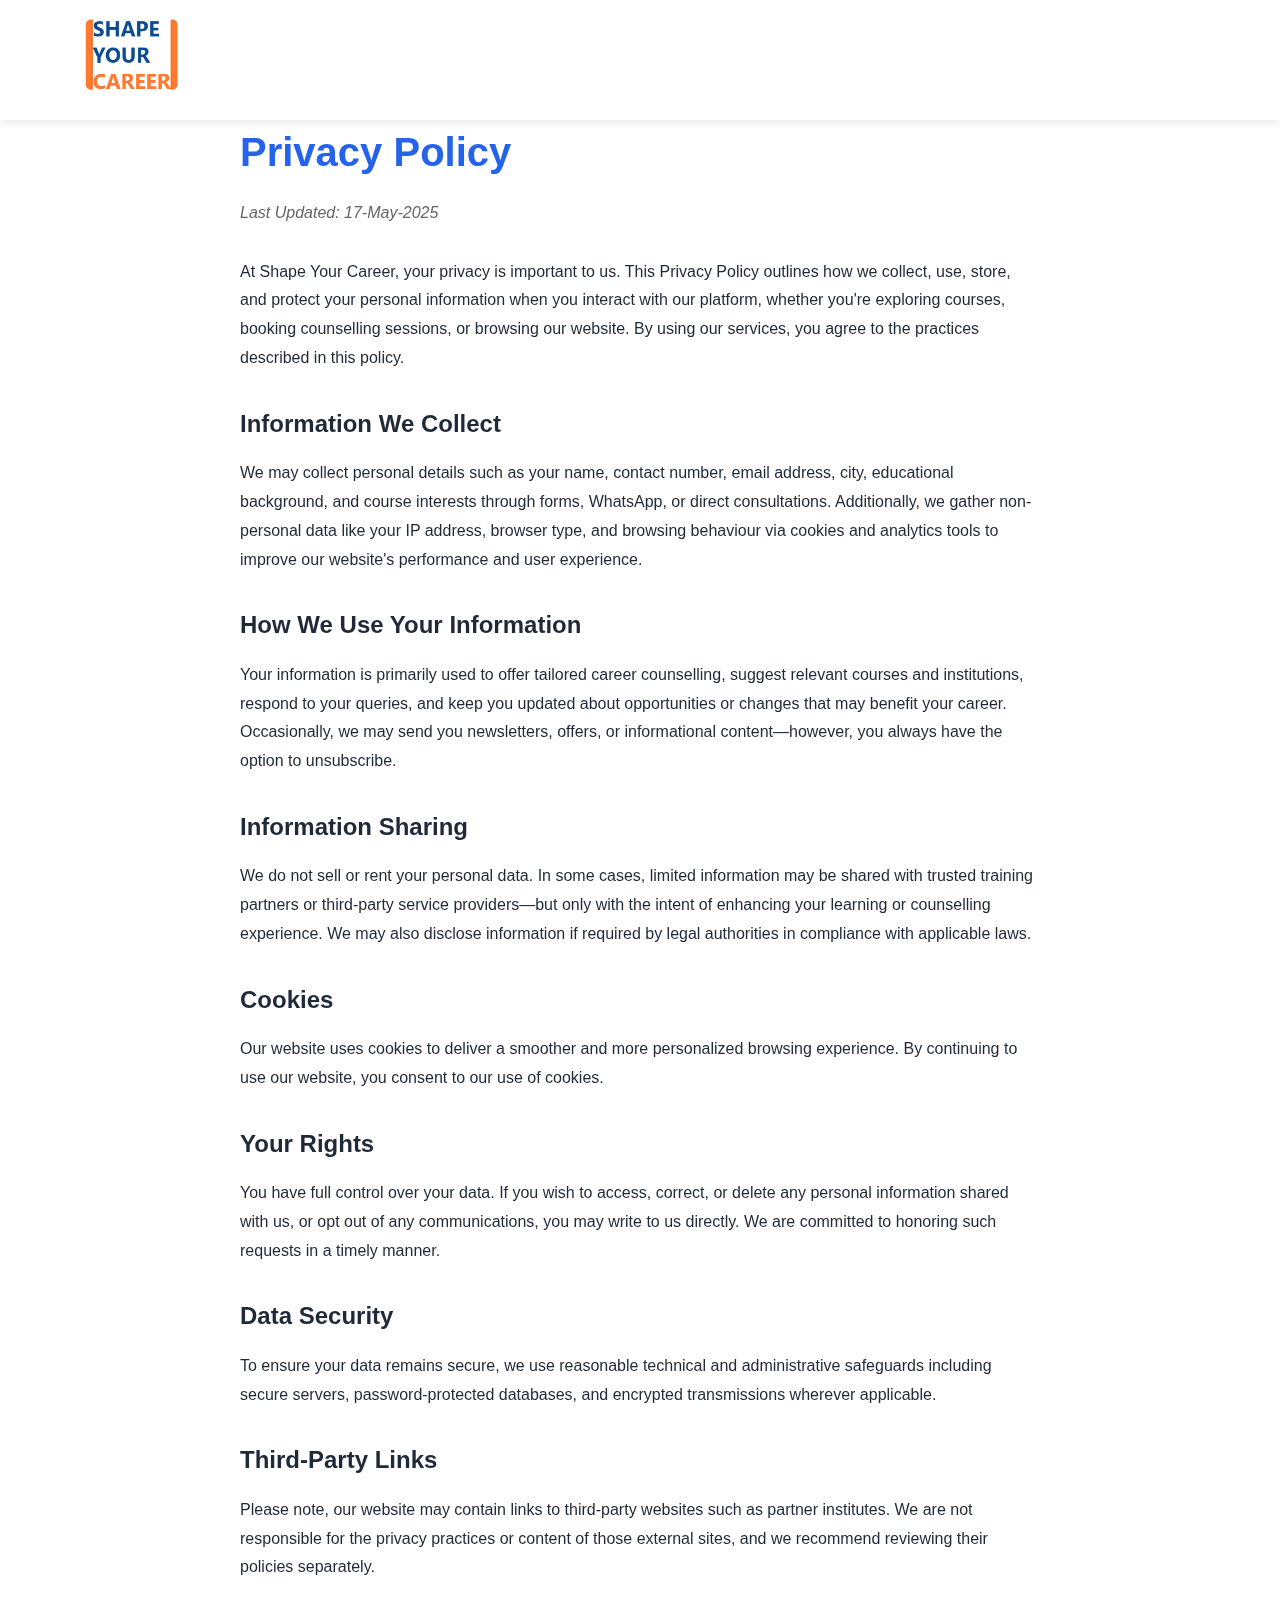
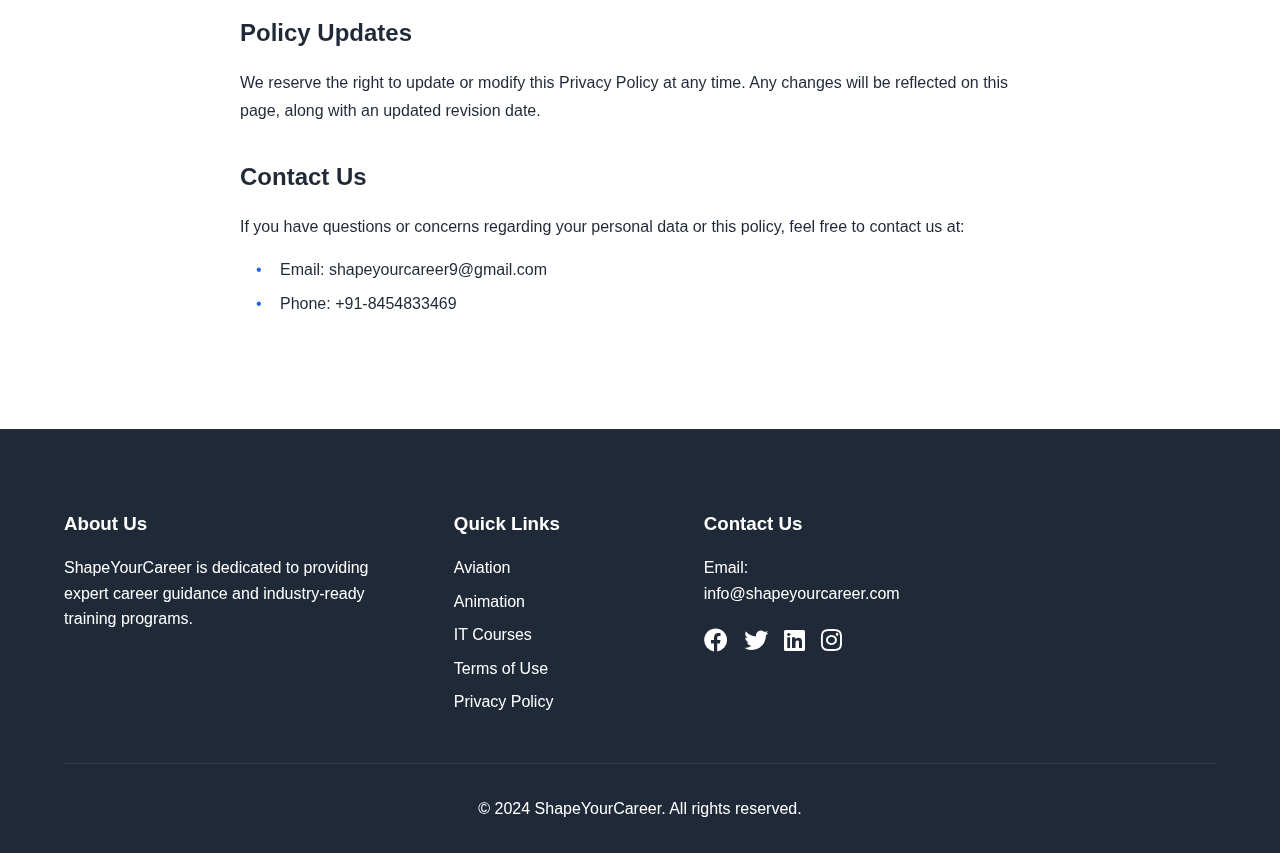
<file: privacy.html>
<!DOCTYPE html>
<html lang="en">
<head>
    <meta charset="UTF-8">
    <meta name="viewport" content="width=device-width, initial-scale=1.0">
    <title>Privacy Policy - Shape Your Career</title>
    <link rel="stylesheet" href="css/style.css">
    <link rel="stylesheet" href="https://cdnjs.cloudflare.com/ajax/libs/font-awesome/6.0.0/css/all.min.css">
    <link rel="stylesheet" href="https://unpkg.com/aos@next/dist/aos.css" />
</head>
<body>
    <!-- Header Section -->
    <header class="header">
        <div class="logo">
            <a href="index.html">
                <img src="images/logo.png" alt="Shape Your Career Logo">
            </a>
        </div>
        <nav class="nav-menu">
            <ul>
                <li><a href="index.html">Home</a></li>
                <li><a href="aviation.html">Aviation Courses</a></li>
                <li><a href="animation.html">Animation Courses</a></li>
                <li><a href="it-courses.html">IT Courses</a></li>
                <li><a href="career-counselling.html">Career Counselling</a></li>
                <li><a href="contact.html" class="cta-button">Contact Us</a></li>
            </ul>
        </nav>
        <div class="mobile-menu-btn">
            <i class="fas fa-bars"></i>
        </div>
    </header>

    <!-- Privacy Policy Content -->
    <section class="policy-content">
        <div class="container" data-aos="fade-up">
            <h1>Privacy Policy</h1>
            <p class="last-updated">Last Updated: 17-May-2025</p>
            
            <div class="policy-section">
                <p>At Shape Your Career, your privacy is important to us. This Privacy Policy outlines how we collect, use, store, and protect your personal information when you interact with our platform, whether you're exploring courses, booking counselling sessions, or browsing our website. By using our services, you agree to the practices described in this policy.</p>
            </div>

            <div class="policy-section">
                <h2>Information We Collect</h2>
                <p>We may collect personal details such as your name, contact number, email address, city, educational background, and course interests through forms, WhatsApp, or direct consultations. Additionally, we gather non-personal data like your IP address, browser type, and browsing behaviour via cookies and analytics tools to improve our website's performance and user experience.</p>
            </div>

            <div class="policy-section">
                <h2>How We Use Your Information</h2>
                <p>Your information is primarily used to offer tailored career counselling, suggest relevant courses and institutions, respond to your queries, and keep you updated about opportunities or changes that may benefit your career. Occasionally, we may send you newsletters, offers, or informational content—however, you always have the option to unsubscribe.</p>
            </div>

            <div class="policy-section">
                <h2>Information Sharing</h2>
                <p>We do not sell or rent your personal data. In some cases, limited information may be shared with trusted training partners or third-party service providers—but only with the intent of enhancing your learning or counselling experience. We may also disclose information if required by legal authorities in compliance with applicable laws.</p>
            </div>

            <div class="policy-section">
                <h2>Cookies</h2>
                <p>Our website uses cookies to deliver a smoother and more personalized browsing experience. By continuing to use our website, you consent to our use of cookies.</p>
            </div>

            <div class="policy-section">
                <h2>Your Rights</h2>
                <p>You have full control over your data. If you wish to access, correct, or delete any personal information shared with us, or opt out of any communications, you may write to us directly. We are committed to honoring such requests in a timely manner.</p>
            </div>

            <div class="policy-section">
                <h2>Data Security</h2>
                <p>To ensure your data remains secure, we use reasonable technical and administrative safeguards including secure servers, password-protected databases, and encrypted transmissions wherever applicable.</p>
            </div>

            <div class="policy-section">
                <h2>Third-Party Links</h2>
                <p>Please note, our website may contain links to third-party websites such as partner institutes. We are not responsible for the privacy practices or content of those external sites, and we recommend reviewing their policies separately.</p>
            </div>

            <div class="policy-section">
                <h2>Policy Updates</h2>
                <p>We reserve the right to update or modify this Privacy Policy at any time. Any changes will be reflected on this page, along with an updated revision date.</p>
            </div>

            <div class="policy-section">
                <h2>Contact Us</h2>
                <p>If you have questions or concerns regarding your personal data or this policy, feel free to contact us at:</p>
                <ul>
                    <li>Email: shapeyourcareer9@gmail.com</li>
                    <li>Phone: +91-8454833469</li>
                </ul>
            </div>
        </div>
    </section>

    <!-- Footer Section -->
    <footer class="footer">
        <div class="footer-content">
            <div class="footer-section">
                <h3>About Us</h3>
                <p>ShapeYourCareer is dedicated to providing expert career guidance and industry-ready training programs.</p>
            </div>
            <div class="footer-section">
                <h3>Quick Links</h3>
                <ul>
                    <li><a href="aviation.html">Aviation</a></li>
                    <li><a href="animation.html">Animation</a></li>
                    <li><a href="it-courses.html">IT Courses</a></li>
                    <li><a href="terms.html">Terms of Use</a></li>
                    <li><a href="privacy.html">Privacy Policy</a></li>
                </ul>
            </div>
            <div class="footer-section">
                <h3>Contact Us</h3>
                <p>Email: info@shapeyourcareer.com</p>
                <div class="social-icons">
                    <a href="#"><i class="fab fa-facebook"></i></a>
                    <a href="#"><i class="fab fa-twitter"></i></a>
                    <a href="#"><i class="fab fa-linkedin"></i></a>
                    <a href="#"><i class="fab fa-instagram"></i></a>
                </div>
            </div>
        </div>
        <div class="footer-bottom">
            <p>&copy; 2024 ShapeYourCareer. All rights reserved.</p>
        </div>
    </footer>

    <script src="https://unpkg.com/aos@next/dist/aos.js"></script>
    <script src="js/main.js"></script>
</body>
</html>
</file>
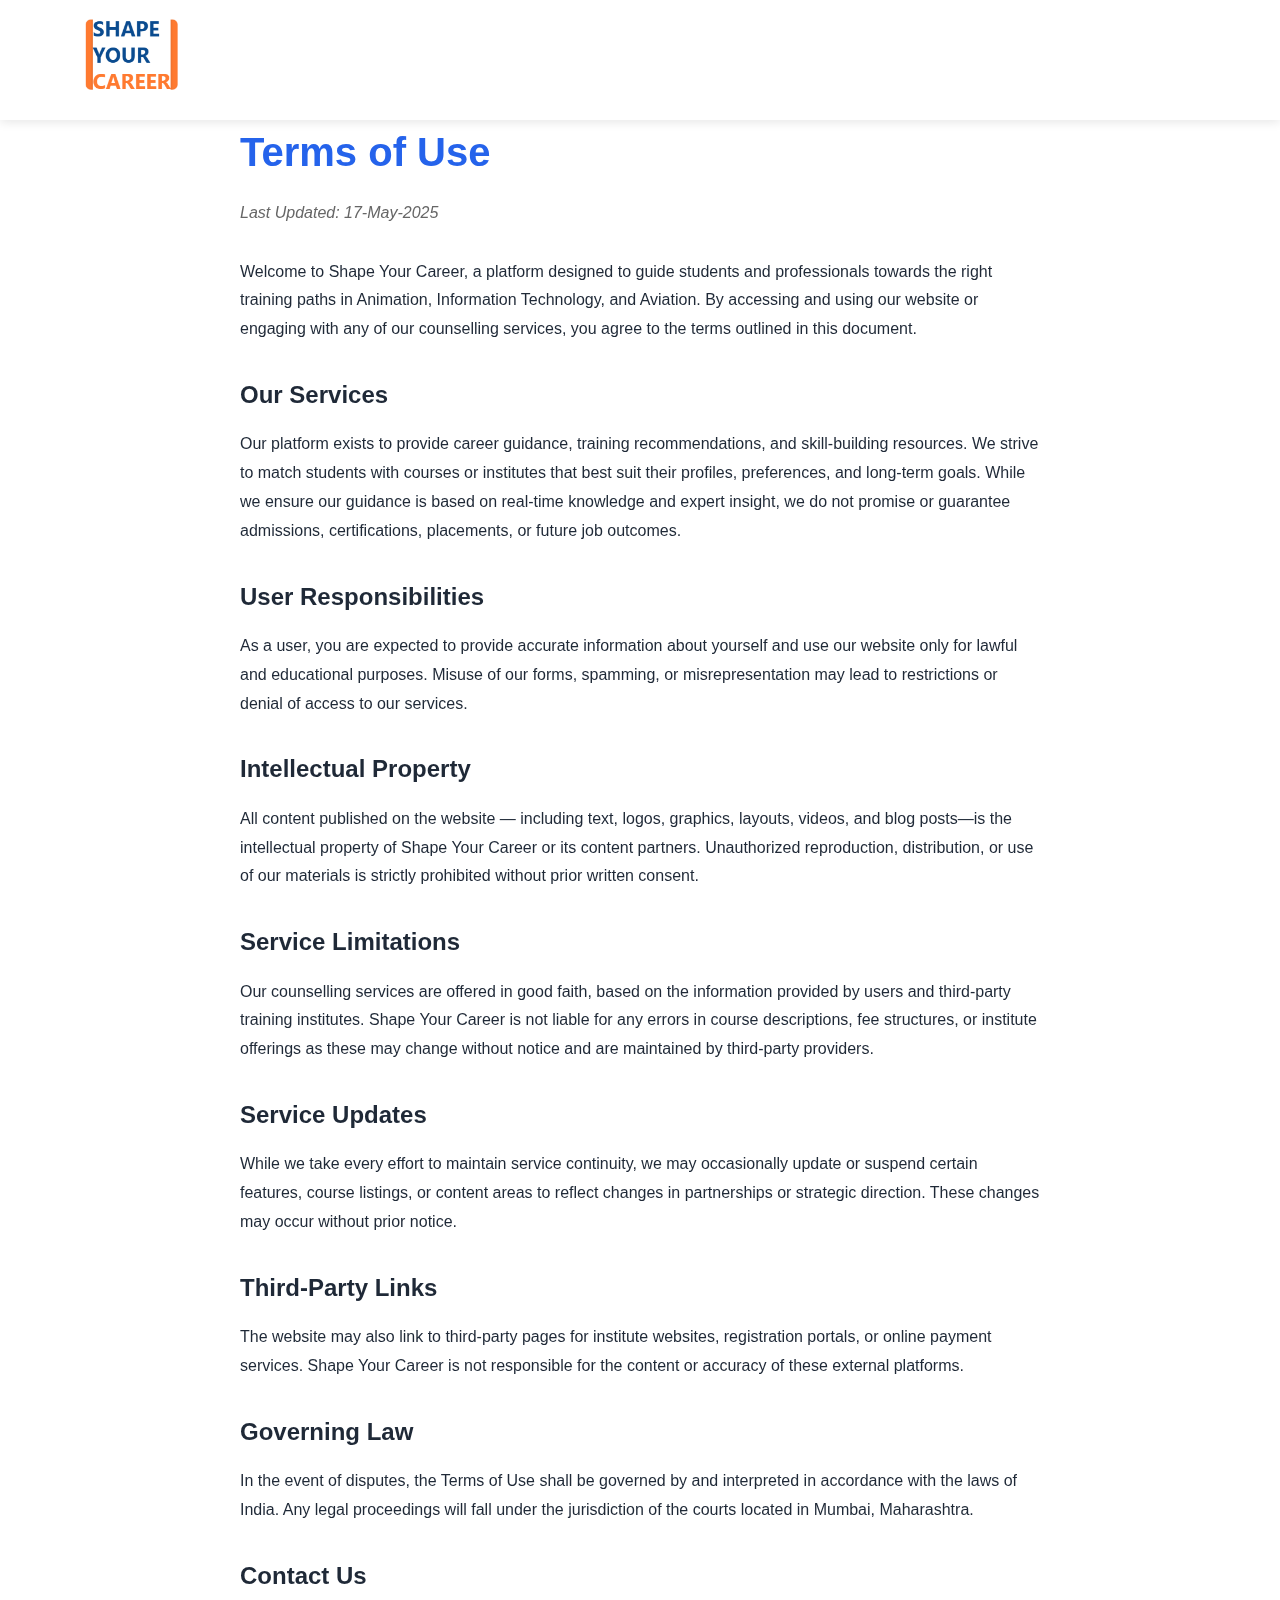
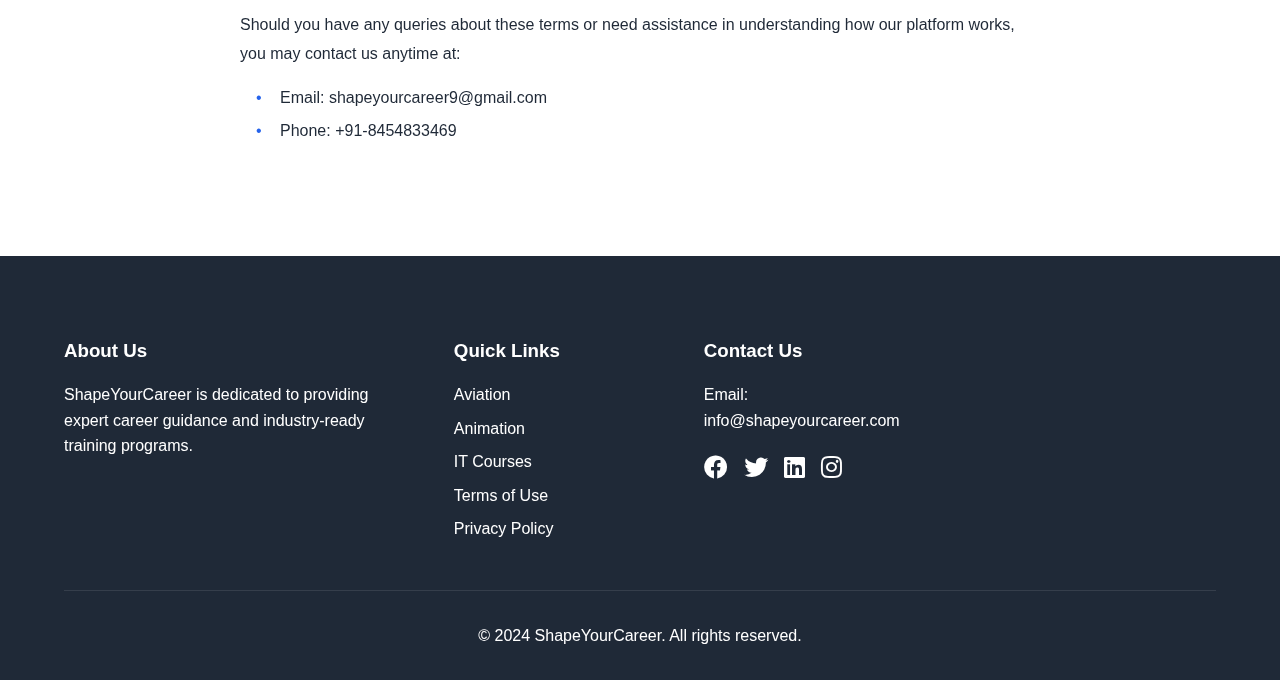
<file: terms.html>
<!DOCTYPE html>
<html lang="en">
<head>
    <meta charset="UTF-8">
    <meta name="viewport" content="width=device-width, initial-scale=1.0">
    <title>Terms of Use - Shape Your Career</title>
    <link rel="stylesheet" href="css/style.css">
    <link rel="stylesheet" href="https://cdnjs.cloudflare.com/ajax/libs/font-awesome/6.0.0/css/all.min.css">
    <link rel="stylesheet" href="https://unpkg.com/aos@next/dist/aos.css" />
</head>
<body>
    <!-- Header Section -->
    <header class="header">
        <div class="logo">
            <a href="index.html">
                <img src="images/logo.png" alt="Shape Your Career Logo">
            </a>
        </div>
        <nav class="nav-menu">
            <ul>
                <li><a href="index.html">Home</a></li>
                <li><a href="aviation.html">Aviation Courses</a></li>
                <li><a href="animation.html">Animation Courses</a></li>
                <li><a href="it-courses.html">IT Courses</a></li>
                <li><a href="career-counselling.html">Career Counselling</a></li>
                <li><a href="contact.html" class="cta-button">Contact Us</a></li>
            </ul>
        </nav>
        <div class="mobile-menu-btn">
            <i class="fas fa-bars"></i>
        </div>
    </header>

    <!-- Terms of Use Content -->
    <section class="policy-content">
        <div class="container" data-aos="fade-up">
            <h1>Terms of Use</h1>
            <p class="last-updated">Last Updated: 17-May-2025</p>
            
            <div class="policy-section">
                <p>Welcome to Shape Your Career, a platform designed to guide students and professionals towards the right training paths in Animation, Information Technology, and Aviation. By accessing and using our website or engaging with any of our counselling services, you agree to the terms outlined in this document.</p>
            </div>

            <div class="policy-section">
                <h2>Our Services</h2>
                <p>Our platform exists to provide career guidance, training recommendations, and skill-building resources. We strive to match students with courses or institutes that best suit their profiles, preferences, and long-term goals. While we ensure our guidance is based on real-time knowledge and expert insight, we do not promise or guarantee admissions, certifications, placements, or future job outcomes.</p>
            </div>

            <div class="policy-section">
                <h2>User Responsibilities</h2>
                <p>As a user, you are expected to provide accurate information about yourself and use our website only for lawful and educational purposes. Misuse of our forms, spamming, or misrepresentation may lead to restrictions or denial of access to our services.</p>
            </div>

            <div class="policy-section">
                <h2>Intellectual Property</h2>
                <p>All content published on the website — including text, logos, graphics, layouts, videos, and blog posts—is the intellectual property of Shape Your Career or its content partners. Unauthorized reproduction, distribution, or use of our materials is strictly prohibited without prior written consent.</p>
            </div>

            <div class="policy-section">
                <h2>Service Limitations</h2>
                <p>Our counselling services are offered in good faith, based on the information provided by users and third-party training institutes. Shape Your Career is not liable for any errors in course descriptions, fee structures, or institute offerings as these may change without notice and are maintained by third-party providers.</p>
            </div>

            <div class="policy-section">
                <h2>Service Updates</h2>
                <p>While we take every effort to maintain service continuity, we may occasionally update or suspend certain features, course listings, or content areas to reflect changes in partnerships or strategic direction. These changes may occur without prior notice.</p>
            </div>

            <div class="policy-section">
                <h2>Third-Party Links</h2>
                <p>The website may also link to third-party pages for institute websites, registration portals, or online payment services. Shape Your Career is not responsible for the content or accuracy of these external platforms.</p>
            </div>

            <div class="policy-section">
                <h2>Governing Law</h2>
                <p>In the event of disputes, the Terms of Use shall be governed by and interpreted in accordance with the laws of India. Any legal proceedings will fall under the jurisdiction of the courts located in Mumbai, Maharashtra.</p>
            </div>

            <div class="policy-section">
                <h2>Contact Us</h2>
                <p>Should you have any queries about these terms or need assistance in understanding how our platform works, you may contact us anytime at:</p>
                <ul>
                    <li>Email: shapeyourcareer9@gmail.com</li>
                    <li>Phone: +91-8454833469</li>
                </ul>
            </div>
        </div>
    </section>

    <!-- Footer Section -->
    <footer class="footer">
        <div class="footer-content">
            <div class="footer-section">
                <h3>About Us</h3>
                <p>ShapeYourCareer is dedicated to providing expert career guidance and industry-ready training programs.</p>
            </div>
            <div class="footer-section">
                <h3>Quick Links</h3>
                <ul>
                    <li><a href="aviation.html">Aviation</a></li>
                    <li><a href="animation.html">Animation</a></li>
                    <li><a href="it-courses.html">IT Courses</a></li>
                    <li><a href="terms.html">Terms of Use</a></li>
                    <li><a href="privacy.html">Privacy Policy</a></li>
                </ul>
            </div>
            <div class="footer-section">
                <h3>Contact Us</h3>
                <p>Email: info@shapeyourcareer.com</p>
                <div class="social-icons">
                    <a href="#"><i class="fab fa-facebook"></i></a>
                    <a href="#"><i class="fab fa-twitter"></i></a>
                    <a href="#"><i class="fab fa-linkedin"></i></a>
                    <a href="#"><i class="fab fa-instagram"></i></a>
                </div>
            </div>
        </div>
        <div class="footer-bottom">
            <p>&copy; 2024 ShapeYourCareer. All rights reserved.</p>
        </div>
    </footer>

    <script src="https://unpkg.com/aos@next/dist/aos.js"></script>
    <script src="js/main.js"></script>
</body>
</html>
</file>
<file: css/style.css>
/* Reset and Base Styles */
* {
    margin: 0;
    padding: 0;
    box-sizing: border-box;
}

:root {
    --primary-color: #2563eb;
    --secondary-color: #1e40af;
    --text-color: #1f2937;
    --light-bg: #f3f4f6;
    --white: #ffffff;
    --transition: all 0.3s ease;
}

body {
    font-family: 'Segoe UI', Tahoma, Geneva, Verdana, sans-serif;
    line-height: 1.6;
    color: var(--text-color);
}

/* Header Styles */
.header {
    position: fixed;
    top: 0;
    left: 0;
    width: 100%;
    background: var(--white);
    padding: 1rem 5%;
    display: flex;
    justify-content: space-between;
    align-items: center;
    box-shadow: 0 2px 10px rgba(0, 0, 0, 0.1);
    z-index: 1000;
}

.logo img {
    height: 80px;
}

.nav-menu ul {
    display: flex;
    list-style: none;
    gap: 2rem;
}

.nav-menu a {
    text-decoration: none;
    color: var(--text-color);
    font-weight: 500;
    transition: var(--transition);
}

.nav-menu a:hover {
    color: var(--primary-color);
}

.cta-button {
    background: var(--primary-color);
    color: var(--white) !important;
    padding: 0.5rem 1.5rem;
    border-radius: 5px;
    transition: var(--transition);
}

.cta-button:hover {
    background: var(--secondary-color);
    transform: translateY(-2px);
}

.mobile-menu-btn {
    display: none;
    font-size: 1.5rem;
    cursor: pointer;
    color: var(--primary-color);
    transition: var(--transition);
    padding: 0.5rem;
    z-index: 1001;
}

.mobile-menu-btn:hover {
    color: var(--secondary-color);
    transform: scale(1.1);
}

.mobile-menu-btn i {
    transition: transform 0.3s ease;
}

.mobile-menu-btn.active i {
    transform: rotate(180deg);
}

/* Hero Section */
.hero {
    height: 100vh;
    position: relative;
    display: flex;
    align-items: center;
    padding: 0 5%;
    background: linear-gradient(rgba(0, 0, 0, 0.5), rgba(0, 0, 0, 0.5));
    color: var(--white);
}

.hero-video {
    position: absolute;
    top: 0;
    left: 0;
    width: 100%;
    height: 100%;
    z-index: -1;
}

.hero-video video {
    width: 100%;
    height: 100%;
    object-fit: cover;
}

.hero-content {
    max-width: 800px;
    display: flex;
    flex-direction: row;
    align-items: center;
    justify-content: space-between;
    gap: 3rem;
    animation: heroFadeIn 1.1s cubic-bezier(.77,0,.18,1) both;
}

.hero-content > div:not(.hero-form-card) {
    flex: 1 1 0;
}

.hero-content h1 {
    font-size: 3.5rem;
    margin-bottom: 1rem;
}

.hero-text p {
    font-size: 1.35rem;
    font-weight: 600;
    color: #0ea5e9 !important;
    text-shadow: 0 2px 12px #0ea5e955, 0 1px 0 #fff;
    margin-bottom: 1.2rem;
    line-height: 1.5;
}

.hero-text h1 {
    color: #0ea5e9 !important;
}

/* Why Choose Us Section */
.why-choose-us {
    padding: 5rem 5%;
    background: var(--light-bg);
}

.why-choose-us h2 {
    text-align: center;
    margin-bottom: 3rem;
    font-size: 2.5rem;
}

.features-container {
    display: grid;
    grid-template-columns: repeat(auto-fit, minmax(300px, 1fr));
    gap: 2rem;
}

.feature {
    text-align: center;
    padding: 2rem;
    background: var(--white);
    border-radius: 10px;
    box-shadow: 0 5px 15px rgba(0, 0, 0, 0.1);
    transition: var(--transition);
    opacity: 0;
    transform: translateY(40px) scale(0.98);
    animation: cardFadeIn 0.9s cubic-bezier(.77,0,.18,1) both;
    animation-delay: 0.2s;
}

.feature:hover {
    transform: translateY(-10px);
}

.feature i {
    font-size: 3rem;
    color: var(--primary-color);
    margin-bottom: 1rem;
}

/* Courses Section */
.courses {
    padding: 5rem 5%;
}

.courses h2 {
    text-align: center;
    margin-bottom: 3rem;
    font-size: 2.5rem;
}

.course-cards {
    display: grid;
    grid-template-columns: repeat(auto-fit, minmax(300px, 1fr));
    gap: 2rem;
}

.course-card {
    background: var(--white);
    border-radius: 10px;
    overflow: hidden;
    box-shadow: 0 5px 15px rgba(0, 0, 0, 0.1);
    transition: var(--transition);
    opacity: 0;
    transform: translateY(40px) scale(0.98);
    animation: cardFadeIn 0.9s cubic-bezier(.77,0,.18,1) both;
    animation-delay: 0.2s;
}

.course-card:hover {
    transform: translateY(-10px);
}

.course-card img {
    width: 100%;
    height: 200px;
    object-fit: cover;
}

.course-card h3 {
    padding: 1.5rem 1.5rem 0.5rem;
}

.course-card p {
    padding: 0 1.5rem 1.5rem;
}

.explore-btn {
    display: inline-block;
    margin: 0 1.5rem 1.5rem;
    padding: 0.5rem 1.5rem;
    background: var(--primary-color);
    color: var(--white);
    text-decoration: none;
    border-radius: 5px;
    transition: var(--transition);
}

.explore-btn:hover {
    background: var(--secondary-color);
}

/* Testimonials Section */
.testimonials {
    padding: 5rem 5%;
    background: var(--light-bg);
}

.testimonials h2 {
    text-align: center;
    margin-bottom: 3rem;
    font-size: 2.5rem;
}

.testimonial-carousel {
    max-width: 800px;
    margin: 0 auto;
    position: relative;
}

.testimonial-slide {
    background: var(--white);
    padding: 2rem;
    border-radius: 10px;
    text-align: center;
    box-shadow: 0 5px 15px rgba(0, 0, 0, 0.1);
}

.testimonial-content img {
    width: 100px;
    height: 100px;
    border-radius: 50%;
    margin-bottom: 1rem;
}

/* Lead Form Section */
.lead-form {
    padding: 5rem 5%;
    background: var(--primary-color);
    color: var(--white);
}

.form-container {
    max-width: 600px;
    margin: 0 auto;
}

.form-container h2 {
    text-align: center;
    margin-bottom: 2rem;
}

#consultationForm {
    display: grid;
    gap: 1rem;
}

#consultationForm input,
#consultationForm select {
    padding: 1rem;
    border: none;
    border-radius: 5px;
    font-size: 1rem;
}

#consultationForm button {
    padding: 1rem;
    background: var(--white);
    color: var(--primary-color);
    border: none;
    border-radius: 5px;
    font-size: 1rem;
    font-weight: bold;
    cursor: pointer;
    transition: var(--transition);
}

#consultationForm button:hover {
    background: var(--light-bg);
}

/* Footer Section */
.footer {
    background: var(--text-color);
    color: var(--white);
    padding: 5rem 5% 2rem;
}

.footer-content {
    display: grid;
    grid-template-columns: repeat(auto-fit, minmax(250px, 1fr));
    gap: 2rem;
    margin-bottom: 3rem;
}

.footer-section h3 {
    margin-bottom: 1rem;
}

.footer-section ul {
    list-style: none;
}

.footer-section ul li {
    margin-bottom: 0.5rem;
}

.footer-section a {
    color: var(--white);
    text-decoration: none;
    transition: var(--transition);
}

.footer-section a:hover {
    color: var(--primary-color);
}

.social-icons {
    display: flex;
    gap: 1rem;
    margin-top: 1rem;
}

.social-icons a {
    font-size: 1.5rem;
}

.footer-bottom {
    text-align: center;
    padding-top: 2rem;
    border-top: 1px solid rgba(255, 255, 255, 0.1);
}

/* Responsive Design */
@media (max-width: 768px) {
    .nav-menu {
        position: fixed;
        top: 80px;
        left: -100%;
        width: 100%;
        height: calc(100vh - 80px);
        background: var(--white);
        flex-direction: column;
        transition: 0.4s cubic-bezier(0.4, 0, 0.2, 1);
        z-index: 999;
        overflow-y: auto;
        -webkit-overflow-scrolling: touch;
    }

    .nav-menu.active {
        left: 0;
        box-shadow: 0 4px 20px rgba(0, 0, 0, 0.1);
    }

    .nav-menu ul {
        flex-direction: column;
        align-items: center;
        padding: 2rem 0;
        gap: 1.5rem;
    }

    .nav-menu a {
        font-size: 1.2rem;
        padding: 0.5rem 1rem;
        display: block;
        width: 100%;
        text-align: center;
    }

    .nav-menu a:hover {
        background: var(--light-bg);
        border-radius: 8px;
    }

    .nav-menu .cta-button {
        margin: 0.5rem auto;
        width: 80%;
        max-width: 200px;
    }

    .mobile-menu-btn {
        display: block;
    }

    /* Prevent body scroll when menu is open */
    body.menu-open {
        overflow: hidden;
    }

    /* Add backdrop when menu is open */
    .nav-menu::before {
        content: '';
        position: fixed;
        top: 0;
        left: 0;
        width: 100%;
        height: 100%;
        background: rgba(0, 0, 0, 0.5);
        opacity: 0;
        visibility: hidden;
        transition: 0.3s ease;
    }

    .nav-menu.active::before {
        opacity: 1;
        visibility: visible;
    }
}

/* Enhanced animations for mobile menu items */
.nav-menu ul li {
    opacity: 0;
    transform: translateY(20px);
    transition: all 0.3s cubic-bezier(0.4, 0, 0.2, 1);
}

.nav-menu.active ul li {
    opacity: 1;
    transform: translateY(0);
}

.nav-menu.active ul li:nth-child(1) { transition-delay: 0.1s; }
.nav-menu.active ul li:nth-child(2) { transition-delay: 0.15s; }
.nav-menu.active ul li:nth-child(3) { transition-delay: 0.2s; }
.nav-menu.active ul li:nth-child(4) { transition-delay: 0.25s; }
.nav-menu.active ul li:nth-child(5) { transition-delay: 0.3s; }
.nav-menu.active ul li:nth-child(6) { transition-delay: 0.35s; }

/* Aviation Page Specific Styles */
.aviation-hero {
    background: linear-gradient(rgba(0,0,0,0.6),rgba(0,0,0,0.6)), url('https://images.unsplash.com/photo-1506744038136-46273834b3fb?auto=format&fit=crop&w=1200&q=80');
    background-size: cover;
    background-position: center;
}

.learning-section {
    padding: 5rem 5%;
    background: var(--white);
}

.learning-section h2 {
    text-align: center;
    margin-bottom: 3rem;
    font-size: 2.5rem;
}

.learning-grid {
    display: grid;
    grid-template-columns: repeat(auto-fit, minmax(250px, 1fr));
    gap: 2rem;
}

.learning-item {
    text-align: center;
    padding: 2rem;
    background: var(--light-bg);
    border-radius: 10px;
    transition: var(--transition);
    opacity: 0;
    transform: translateY(40px) scale(0.98);
    animation: cardFadeIn 0.9s cubic-bezier(.77,0,.18,1) both;
    animation-delay: 0.2s;
}

.learning-item:hover {
    transform: translateY(-10px);
    box-shadow: 0 5px 15px rgba(0, 0, 0, 0.1);
}

.learning-item i {
    font-size: 3rem;
    color: var(--primary-color);
    margin-bottom: 1rem;
}

.learning-item h3 {
    margin-bottom: 1rem;
}

.why-choose-section {
    padding: 5rem 5%;
    background: var(--light-bg);
}

.why-choose-section h2 {
    text-align: center;
    margin-bottom: 3rem;
    font-size: 2.5rem;
}

/* Form Styles Enhancement */
.lead-form form {
    background: rgba(255, 255, 255, 0.1);
    padding: 2rem;
    border-radius: 10px;
}

.lead-form input,
.lead-form select {
    background: var(--white);
    color: var(--text-color);
}

.lead-form input::placeholder,
.lead-form select {
    color: var(--text-color);
}

/* Animation Classes */
.animate {
    animation: fadeInUp 0.6s ease-out forwards;
}

@keyframes fadeInUp {
    from {
        opacity: 0;
        transform: translateY(20px);
    }
    to {
        opacity: 1;
        transform: translateY(0);
    }
}

/* Animation Page Specific Styles */
.animation-hero {
    background: linear-gradient(rgba(0,0,0,0.6),rgba(0,0,0,0.6)), url('https://images.unsplash.com/photo-1464983953574-0892a716854b?auto=format&fit=crop&w=1200&q=80');
    background-size: cover;
    background-position: center;
}

.programs-section {
    padding: 5rem 5%;
    background: var(--white);
}

.programs-section h2 {
    text-align: center;
    margin-bottom: 3rem;
    font-size: 2.5rem;
}

.programs-grid {
    display: grid;
    grid-template-columns: repeat(auto-fit, minmax(280px, 1fr));
    gap: 2rem;
}

.program-card {
    background: var(--light-bg);
    padding: 2rem;
    border-radius: 10px;
    transition: var(--transition);
    opacity: 0;
    transform: translateY(40px) scale(0.98);
    animation: cardFadeIn 0.9s cubic-bezier(.77,0,.18,1) both;
    animation-delay: 0.2s;
}

.program-card:hover {
    transform: translateY(-10px);
    box-shadow: 0 5px 15px rgba(0, 0, 0, 0.1);
}

.program-card i {
    font-size: 3rem;
    color: var(--primary-color);
    margin-bottom: 1rem;
}

.program-card h3 {
    margin-bottom: 1rem;
}

.program-card ul {
    list-style: none;
    margin-top: 1rem;
}

.program-card ul li {
    margin-bottom: 0.5rem;
    padding-left: 1.5rem;
    position: relative;
}

.program-card ul li:before {
    content: "•";
    color: var(--primary-color);
    position: absolute;
    left: 0;
}

.learning-experience {
    padding: 5rem 5%;
    background: var(--light-bg);
}

.learning-experience h2 {
    text-align: center;
    margin-bottom: 3rem;
    font-size: 2.5rem;
}

.experience-grid {
    display: grid;
    grid-template-columns: repeat(auto-fit, minmax(300px, 1fr));
    gap: 2rem;
}

.experience-item {
    text-align: center;
    padding: 2rem;
    background: var(--white);
    border-radius: 10px;
    transition: var(--transition);
    opacity: 0;
    transform: translateY(40px) scale(0.98);
    animation: cardFadeIn 0.9s cubic-bezier(.77,0,.18,1) both;
    animation-delay: 0.2s;
}

.experience-item:hover {
    transform: translateY(-10px);
    box-shadow: 0 5px 15px rgba(0, 0, 0, 0.1);
}

.experience-item i {
    font-size: 3rem;
    color: var(--primary-color);
    margin-bottom: 1rem;
}

.experience-item h3 {
    margin-bottom: 1rem;
}

/* IT Courses Page Specific Styles */
.it-hero {
    background: linear-gradient(rgba(0,0,0,0.6),rgba(0,0,0,0.6)), url('https://images.unsplash.com/photo-1519389950473-47ba0277781c?auto=format&fit=crop&w=1200&q=80');
    background-size: cover;
    background-position: center;
}

.courses-offered {
    padding: 5rem 5%;
    background: var(--white);
}

.courses-offered h2 {
    text-align: center;
    margin-bottom: 3rem;
    font-size: 2.5rem;
}

.courses-grid {
    display: grid;
    grid-template-columns: repeat(auto-fit, minmax(280px, 1fr));
    gap: 2rem;
}

.course-item {
    background: var(--light-bg);
    padding: 2rem;
    border-radius: 10px;
    transition: var(--transition);
    opacity: 0;
    transform: translateY(40px) scale(0.98);
    animation: cardFadeIn 0.9s cubic-bezier(.77,0,.18,1) both;
    animation-delay: 0.2s;
}

.course-item:hover {
    transform: translateY(-10px);
    box-shadow: 0 5px 15px rgba(0, 0, 0, 0.1);
}

.course-item i {
    font-size: 3rem;
    color: var(--primary-color);
    margin-bottom: 1rem;
}

.course-item h3 {
    margin-bottom: 1rem;
}

.course-item ul {
    list-style: none;
    margin-top: 1rem;
}

.course-item ul li {
    margin-bottom: 0.5rem;
    padding-left: 1.5rem;
    position: relative;
}

.course-item ul li:before {
    content: "•";
    color: var(--primary-color);
    position: absolute;
    left: 0;
}

.why-choose-it {
    padding: 5rem 5%;
    background: var(--light-bg);
}

.why-choose-it h2 {
    text-align: center;
    margin-bottom: 3rem;
    font-size: 2.5rem;
}

.features-grid {
    display: grid;
    grid-template-columns: repeat(auto-fit, minmax(300px, 1fr));
    gap: 2rem;
}

.feature-item {
    text-align: center;
    padding: 2rem;
    background: var(--white);
    border-radius: 10px;
    transition: var(--transition);
    opacity: 0;
    transform: translateY(40px) scale(0.98);
    animation: cardFadeIn 0.9s cubic-bezier(.77,0,.18,1) both;
    animation-delay: 0.2s;
}

.feature-item:hover {
    transform: translateY(-10px);
    box-shadow: 0 5px 15px rgba(0, 0, 0, 0.1);
}

.feature-item i {
    font-size: 3rem;
    color: var(--primary-color);
    margin-bottom: 1rem;
}

.feature-item h3 {
    margin-bottom: 1rem;
}

/* Enhanced Animations and Effects */
@keyframes pulse {
    0% {
        transform: scale(1);
    }
    50% {
        transform: scale(1.05);
    }
    100% {
        transform: scale(1);
    }
}

@keyframes float {
    0% {
        transform: translateY(0px);
    }
    50% {
        transform: translateY(-10px);
    }
    100% {
        transform: translateY(0px);
    }
}

@keyframes slideIn {
    from {
        transform: translateX(-100%);
        opacity: 0;
    }
    to {
        transform: translateX(0);
        opacity: 1;
    }
}

/* Enhanced Form Styles */
.enhanced-form {
    background: rgba(255, 255, 255, 0.1);
    padding: 2rem;
    border-radius: 15px;
    -webkit-backdrop-filter: blur(10px);
    backdrop-filter: blur(10px);
}

.form-group {
    position: relative;
    margin-bottom: 1.5rem;
}

.form-group input,
.form-group select,
.form-group textarea {
    width: 100%;
    padding: 1rem;
    border: 2px solid transparent;
    border-radius: 8px;
    background: var(--white);
    transition: all 0.3s ease;
}

.form-group label {
    position: absolute;
    left: 1rem;
    top: 50%;
    transform: translateY(-50%);
    color: var(--text-color);
    transition: all 0.3s ease;
    pointer-events: none;
}

.form-group input:focus,
.form-group select:focus,
.form-group textarea:focus {
    border-color: var(--primary-color);
    outline: none;
}

.form-group input:focus + label,
.form-group input:not(:placeholder-shown) + label,
.form-group textarea:focus + label,
.form-group textarea:not(:placeholder-shown) + label {
    top: 0;
    font-size: 0.8rem;
    background: var(--white);
    padding: 0 0.5rem;
}

.submit-btn {
    display: flex;
    align-items: center;
    justify-content: center;
    gap: 0.5rem;
    transition: all 0.3s ease;
}

.submit-btn:hover {
    transform: translateY(-2px);
}

.submit-btn i {
    transition: transform 0.3s ease;
}

.submit-btn:hover i {
    transform: translateX(5px);
}

/* Career Counseling Page Styles */
.counselling-hero {
    background: linear-gradient(rgba(0,0,0,0.6),rgba(0,0,0,0.6)), url('https://images.unsplash.com/photo-1521737852567-6949f3f9f2b5?auto=format&fit=crop&w=1200&q=80');
    background-size: cover;
    background-position: center;
}

.services-section {
    padding: 5rem 5%;
    background: var(--white);
}

.services-grid {
    display: grid;
    grid-template-columns: repeat(auto-fit, minmax(300px, 1fr));
    gap: 2rem;
}

.service-card {
    background: var(--light-bg);
    padding: 2rem;
    border-radius: 15px;
    transition: all 0.3s ease;
    position: relative;
    overflow: hidden;
    opacity: 0;
    transform: translateY(40px) scale(0.98);
    animation: cardFadeIn 0.9s cubic-bezier(.77,0,.18,1) both;
    animation-delay: 0.2s;
}

.service-card::before {
    content: '';
    position: absolute;
    top: 0;
    left: 0;
    width: 100%;
    height: 100%;
    background: linear-gradient(45deg, var(--primary-color), transparent);
    opacity: 0;
    transition: all 0.3s ease;
}

.service-card:hover::before {
    opacity: 0.1;
}

.service-card:hover {
    transform: translateY(-10px);
    box-shadow: 0 10px 20px rgba(0, 0, 0, 0.1);
}

.process-section {
    padding: 5rem 5%;
    background: var(--light-bg);
}

.process-timeline {
    max-width: 800px;
    margin: 0 auto;
    position: relative;
}

.process-timeline::before {
    content: '';
    position: absolute;
    top: 0;
    left: 50%;
    transform: translateX(-50%);
    width: 2px;
    height: 100%;
    background: var(--primary-color);
}

.process-step {
    position: relative;
    margin-bottom: 3rem;
    padding-left: 50%;
}

.step-number {
    position: absolute;
    left: -25px;
    top: 0;
    width: 50px;
    height: 50px;
    background: var(--primary-color);
    color: var(--white);
    border-radius: 50%;
    display: flex;
    align-items: center;
    justify-content: center;
    font-size: 1.5rem;
    font-weight: bold;
}

/* Contact Page Styles */
.contact-hero {
    background: linear-gradient(rgba(0,0,0,0.6),rgba(0,0,0,0.6)), url('https://images.unsplash.com/photo-1515378791036-0648a3ef77b2?auto=format&fit=crop&w=1200&q=80');
    background-size: cover;
    background-position: center;
}

.contact-info {
    padding: 5rem 5%;
    background: var(--white);
}

.contact-grid {
    display: grid;
    grid-template-columns: repeat(auto-fit, minmax(250px, 1fr));
    gap: 2rem;
}

.contact-card {
    text-align: center;
    padding: 2rem;
    background: var(--light-bg);
    border-radius: 15px;
    transition: all 0.3s ease;
}

.contact-card:hover {
    transform: translateY(-10px);
    box-shadow: 0 10px 20px rgba(0, 0, 0, 0.1);
}

.contact-card i {
    font-size: 3rem;
    color: var(--primary-color);
    margin-bottom: 1rem;
}

.map-section {
    padding: 5rem 5%;
    background: var(--light-bg);
}

.map-container {
    border-radius: 15px;
    overflow: hidden;
    box-shadow: 0 10px 20px rgba(0, 0, 0, 0.1);
}

/* Animation Classes */
.pulse-animation {
    animation: pulse 2s infinite;
}

.float-animation {
    animation: float 3s ease-in-out infinite;
}

.slide-in {
    animation: slideIn 0.5s ease-out forwards;
}

/* Responsive Design Enhancements */
@media (max-width: 768px) {
    .process-timeline::before {
        left: 0;
    }

    .process-step {
        padding-left: 50px;
    }

    .step-number {
        left: -25px;
    }

    .contact-grid {
        grid-template-columns: 1fr;
    }
}

/* AOS Animation Customization */
[data-aos] {
    pointer-events: none;
}

[data-aos].aos-animate {
    pointer-events: auto;
}

[data-aos="fade-up"] {
    transform: translateY(50px);
    opacity: 0;
    transition-property: transform, opacity;
}

[data-aos="fade-up"].aos-animate {
    transform: translateY(0);
    opacity: 1;
}

[data-aos="fade-right"] {
    transform: translateX(-50px);
    opacity: 0;
    transition-property: transform, opacity;
}

[data-aos="fade-right"].aos-animate {
    transform: translateX(0);
    opacity: 1;
}

[data-aos="zoom-in"] {
    transform: scale(0.9);
    opacity: 0;
    transition-property: transform, opacity;
}

[data-aos="zoom-in"].aos-animate {
    transform: scale(1);
    opacity: 1;
}

/* Policy Pages Styles */
.policy-content {
    padding: 120px 5% 5rem;
    background: var(--white);
}

.policy-content .container {
    max-width: 800px;
    margin: 0 auto;
}

.policy-content h1 {
    font-size: 2.5rem;
    color: var(--primary-color);
    margin-bottom: 1rem;
}

.policy-content .last-updated {
    color: #666;
    font-style: italic;
    margin-bottom: 2rem;
}

.policy-section {
    margin-bottom: 2rem;
}

.policy-section h2 {
    color: var(--text-color);
    font-size: 1.5rem;
    margin-bottom: 1rem;
}

.policy-section p {
    margin-bottom: 1rem;
    line-height: 1.8;
}

.policy-section ul {
    list-style: none;
    margin-left: 1rem;
}

.policy-section ul li {
    margin-bottom: 0.5rem;
    position: relative;
    padding-left: 1.5rem;
}

.policy-section ul li:before {
    content: "•";
    color: var(--primary-color);
    position: absolute;
    left: 0;
}

@media (max-width: 768px) {
    .policy-content {
        padding: 100px 5% 3rem;
    }

    .policy-content h1 {
        font-size: 2rem;
    }

    .policy-section h2 {
        font-size: 1.3rem;
    }
}

/* New Footer Styles */
.footer.new-footer {
    background: #151c2c;
    color: #f3f4f6;
    padding: 4rem 5% 0;
    font-size: 1.08rem;
}
.footer-content {
    display: grid;
    grid-template-columns: 2fr 1.2fr 1.2fr 1.5fr;
    gap: 2.5rem;
    margin-bottom: 2.5rem;
}
.footer-col h3 {
    color: #fff;
    font-size: 1.25rem;
    margin-bottom: 1.2rem;
    font-weight: 600;
}
.footer-logo img {
    height: 56px;
    margin-bottom: 1.2rem;
}
.logo-col p {
    margin-top: 0.5rem;
    color: #d1d5db;
    font-size: 1.08rem;
    line-height: 1.7;
}
.footer-col ul {
    list-style: none;
    padding: 0;
}
.footer-col ul li {
    margin-bottom: 0.7rem;
}
.footer-col a {
    color: #e5e7eb;
    text-decoration: none;
    transition: color 0.2s;
}
.footer-col a:hover {
    color: #ff9100;
}
.footer-contact-list {
    margin-bottom: 1.2rem;
}
.footer-contact-list li {
    display: flex;
    align-items: center;
    gap: 0.7rem;
    color: #b4b8c7;
    margin-bottom: 0.5rem;
    font-size: 1.05rem;
}
.footer-contact-list i {
    color: #a78bfa;
    font-size: 1.1rem;
}
.footer-social {
    display: flex;
    gap: 1.1rem;
    margin-top: 0.5rem;
}
.footer-social a {
    color: #a78bfa;
    font-size: 1.4rem;
    transition: color 0.2s;
}
.footer-social a:hover {
    color: #ff9100;
}
.footer-bottom-bar {
    display: flex;
    justify-content: space-between;
    align-items: center;
    border-top: 1px solid #232b3e;
    padding: 1.2rem 0 1.2rem 0;
    font-size: 1rem;
    background: transparent;
    margin-top: 0.5rem;
}
.footer-bottom-links a {
    color: #b4b8c7;
    margin-left: 1.5rem;
    text-decoration: none;
    font-size: 1rem;
    transition: color 0.2s;
}
.footer-bottom-links a:hover {
    color: #ff9100;
}
.scroll-to-top {
    position: fixed;
    right: 2.5rem;
    bottom: 2.5rem;
    background: #a78bfa;
    color: #fff;
    border: none;
    border-radius: 50%;
    width: 56px;
    height: 56px;
    display: flex;
    align-items: center;
    justify-content: center;
    font-size: 2rem;
    box-shadow: 0 4px 16px rgba(80, 80, 180, 0.15);
    cursor: pointer;
    z-index: 999;
    transition: background 0.2s, transform 0.2s;
    opacity: 0.95;
}
.scroll-to-top:hover {
    background: #ff9100;
    transform: translateY(-4px) scale(1.08);
}
@media (max-width: 1100px) {
    .footer-content {
        grid-template-columns: 1.5fr 1fr 1fr 1.2fr;
        gap: 1.5rem;
    }
}
@media (max-width: 800px) {
    .footer-content {
        grid-template-columns: 1fr 1fr;
        gap: 1.2rem;
    }
    .footer-col {
        margin-bottom: 2rem;
    }
}
@media (max-width: 600px) {
    .footer-content {
        grid-template-columns: 1fr;
        gap: 0.5rem;
    }
    .footer-bottom-bar {
        flex-direction: column;
        gap: 0.7rem;
        font-size: 0.95rem;
    }
    .scroll-to-top {
        right: 1rem;
        bottom: 1rem;
        width: 44px;
        height: 44px;
        font-size: 1.3rem;
    }
}

/* Advanced Hero Form Styles */
.hero-form-card {
    background: rgba(255,255,255,0.97);
    box-shadow: 0 8px 32px rgba(40,40,80,0.15);
    border-radius: 18px;
    padding: 2.2rem 2rem 2rem 2rem;
    max-width: 370px;
    min-width: 320px;
    width: 100%;
    display: flex;
    flex-direction: column;
    align-items: stretch;
    z-index: 2;
}
.advanced-hero-form {
    display: flex;
    flex-direction: column;
    gap: 1.1rem;
}
.advanced-hero-form .form-row {
    display: flex;
    gap: 0.5rem;
}
.advanced-hero-form .form-group {
    position: relative;
    flex: 1 1 0;
}
.advanced-hero-form input,
.advanced-hero-form select,
.advanced-hero-form textarea {
    width: 100%;
    padding: 1.1rem 1rem 0.6rem 1rem;
    border: 1.5px solid #e5e7eb;
    border-radius: 8px;
    background: #f8fafc;
    color: #1f2937;
    font-size: 1rem;
    transition: border 0.2s, box-shadow 0.2s;
    outline: none;
    margin-bottom: 0.2rem;
}
.advanced-hero-form input:focus,
.advanced-hero-form select:focus,
.advanced-hero-form textarea:focus {
    border-color: var(--primary-color);
    box-shadow: 0 0 0 2px #2563eb22;
}
.advanced-hero-form label {
    position: absolute;
    left: 1rem;
    top: 1.1rem;
    color: #6b7280;
    font-size: 1rem;
    pointer-events: none;
    background: transparent;
    transition: all 0.2s;
    z-index: 1;
}
.advanced-hero-form input:focus + label,
.advanced-hero-form input:not(:placeholder-shown):not([type="password"]):not([type="search"]):not([type="file"]):not([type="checkbox"]):not([type="radio"]):not(:disabled) + label,
.advanced-hero-form select:focus + label,
.advanced-hero-form select:not([value=""]):not(:disabled) + label,
.advanced-hero-form textarea:focus + label,
.advanced-hero-form textarea:not(:placeholder-shown):not(:disabled) + label {
    top: -0.7rem;
    left: 0.7rem;
    font-size: 0.82rem;
    background: #fff;
    padding: 0 0.4rem;
    color: var(--primary-color);
}
.advanced-hero-form .country-phone {
    display: flex;
    align-items: center;
    gap: 0.5rem;
}
.advanced-hero-form .country-phone select {
    width: 90px;
    min-width: 70px;
    padding: 1.1rem 0.5rem 0.6rem 0.5rem;
    border-radius: 8px 0 0 8px;
    border-right: none;
    background: #f3f4f6;
    color: #1f2937;
    font-size: 1rem;
    border: 1.5px solid #e5e7eb;
    border-right: 0;
}
.advanced-hero-form .country-phone input {
    border-radius: 0 8px 8px 0;
    border-left: none;
}
.advanced-hero-form .submit-btn {
    margin-top: 0.5rem;
    padding: 1rem 0;
    font-size: 1.1rem;
    border-radius: 10px;
    background: linear-gradient(90deg, #2563eb 60%, #4f8cff 100%);
    color: #fff;
    font-weight: 600;
    box-shadow: 0 2px 8px rgba(40,40,80,0.08);
    border: none;
    display: flex;
    align-items: center;
    justify-content: center;
    gap: 0.7rem;
    transition: background 0.2s, transform 0.2s;
}
.advanced-hero-form .submit-btn:hover {
    background: linear-gradient(90deg, #1e40af 60%, #2563eb 100%);
    transform: translateY(-2px) scale(1.03);
}
.advanced-hero-form .submit-btn i {
    font-size: 1.2rem;
    transition: transform 0.2s;
}
.advanced-hero-form .submit-btn:hover i {
    transform: translateX(4px);
}
.advanced-hero-form textarea {
    min-height: 48px;
    resize: vertical;
}
@media (max-width: 1100px) {
    .hero-content {
        flex-direction: column;
        align-items: flex-start;
        gap: 2.5rem;
    }
    .hero-form-card {
        align-self: stretch;
        max-width: 100%;
        min-width: 0;
    }
}
@media (max-width: 700px) {
    .hero-content {
        flex-direction: column;
        align-items: stretch;
        gap: 2rem;
    }
    .hero-form-card {
        padding: 1.2rem 0.7rem 1.2rem 0.7rem;
    }
}

/* Simple Hero Form Styles (Aviation) */
.aviation-hero .hero-content {
    display: flex;
    flex-direction: row;
    align-items: center;
    justify-content: space-between;
    gap: 3rem;
    max-width: 1100px;
    margin: 0 auto;
    padding-top: 4rem;
}
.aviation-hero .hero-text {
    flex: 1 1 0;
}
.aviation-hero .hero-text h1 {
    font-size: 2.5rem;
    font-weight: 800;
    color: #1f2937;
    margin-bottom: 1.2rem;
    letter-spacing: -1px;
}
.aviation-hero .hero-text p {
    font-size: 1.18rem;
    color: #334155;
    margin-bottom: 0.5rem;
    font-weight: 500;
}
.aviation-form-card {
    background: #fff;
    box-shadow: 0 8px 32px rgba(40,40,80,0.13);
    border-radius: 18px;
    padding: 2.2rem 2rem 2rem 2rem;
    min-width: 340px;
    max-width: 400px;
    width: 100%;
    display: flex;
    flex-direction: column;
    align-items: stretch;
    z-index: 2;
}
.simple-hero-form .form-row {
    display: flex;
    gap: 0.5rem;
    margin-bottom: 1.2rem;
}
.simple-hero-form .country-phone {
    display: flex;
    align-items: center;
    width: 100%;
    background: #f3f4f6;
    border-radius: 10px;
    border: 1.5px solid #e5e7eb;
    overflow: hidden;
}
.simple-hero-form select {
    border: none;
    background: #f3f4f6;
    color: #1f2937;
    font-size: 1.1rem;
    padding: 1.1rem 0.7rem;
    min-width: 120px;
    outline: none;
}
.simple-hero-form input[type="tel"] {
    border: none;
    background: #f3f4f6;
    color: #1f2937;
    font-size: 1.1rem;
    padding: 1.1rem 1rem;
    border-radius: 0 10px 10px 0;
    width: 100%;
    outline: none;
}
.simple-hero-form input[type="tel"]::placeholder {
    color: #9ca3af;
    font-size: 1.08rem;
}
.big-cta.aviation-cta {
    width: 100%;
    padding: 1.1rem 0;
    font-size: 1.18rem;
    font-weight: 700;
    border-radius: 30px;
    background: linear-gradient(90deg, #3b82f6 60%, #6366f1 100%);
    color: #fff;
    border: none;
    margin-top: 0.7rem;
    margin-bottom: 0.5rem;
    box-shadow: 0 2px 8px rgba(80,120,255,0.10);
    transition: background 0.2s, transform 0.2s;
}
.big-cta.aviation-cta:hover {
    background: linear-gradient(90deg, #2563eb 60%, #1e40af 100%);
    transform: translateY(-2px) scale(1.03);
}
.form-trust-text {
    font-size: 0.98rem;
    color: #64748b;
    margin-top: 0.7rem;
    display: flex;
    align-items: center;
    gap: 0.5rem;
    justify-content: center;
}
.form-trust-text i {
    color: #3b82f6;
    font-size: 1.1rem;
}
@media (max-width: 900px) {
    .aviation-hero .hero-content {
        flex-direction: column;
        align-items: stretch;
        gap: 2.5rem;
        padding-top: 2rem;
    }
    .aviation-form-card {
        min-width: 0;
        max-width: 100%;
    }
}
@media (max-width: 600px) {
    .aviation-hero .hero-content {
        padding: 0 0.5rem;
    }
    .aviation-form-card {
        padding: 1.2rem 0.7rem 1.2rem 0.7rem;
    }
    .aviation-hero .hero-text h1 {
        font-size: 1.5rem;
    }
    .aviation-hero .hero-text p {
        font-size: 1rem;
    }
}

/* Simple Hero Form Styles (Animation) */
.animation-hero .hero-content {
    display: flex;
    flex-direction: row;
    align-items: center;
    justify-content: space-between;
    gap: 3rem;
    max-width: 1100px;
    margin: 0 auto;
    padding-top: 4rem;
}
.animation-hero .hero-text {
    flex: 1 1 0;
}
.animation-hero .hero-text h1 {
    font-size: 2.5rem;
    font-weight: 800;
    color: #1f2937;
    margin-bottom: 1.2rem;
    letter-spacing: -1px;
}
.animation-hero .hero-text p {
    font-size: 1.18rem;
    color: #334155;
    margin-bottom: 0.5rem;
    font-weight: 500;
}
.animation-form-card {
    background: #fff;
    box-shadow: 0 8px 32px rgba(80,40,120,0.13);
    border-radius: 18px;
    padding: 2.2rem 2rem 2rem 2rem;
    min-width: 340px;
    max-width: 400px;
    width: 100%;
    display: flex;
    flex-direction: column;
    align-items: stretch;
    z-index: 2;
}
.animation-cta {
    background: linear-gradient(90deg, #a21caf 60%, #6366f1 100%);
    box-shadow: 0 2px 8px rgba(160,33,175,0.10);
}
.animation-cta:hover {
    background: linear-gradient(90deg, #7c3aed 60%, #a21caf 100%);
}
@media (max-width: 900px) {
    .animation-hero .hero-content {
        flex-direction: column;
        align-items: stretch;
        gap: 2.5rem;
        padding-top: 2rem;
    }
    .animation-form-card {
        min-width: 0;
        max-width: 100%;
    }
}
@media (max-width: 600px) {
    .animation-hero .hero-content {
        padding: 0 0.5rem;
    }
    .animation-form-card {
        padding: 1.2rem 0.7rem 1.2rem 0.7rem;
    }
    .animation-hero .hero-text h1 {
        font-size: 1.5rem;
    }
    .animation-hero .hero-text p {
        font-size: 1rem;
    }
}

/* Simple Hero Form Styles (IT) */
.it-hero .hero-content {
    display: flex;
    flex-direction: row;
    align-items: center;
    justify-content: space-between;
    gap: 3rem;
    max-width: 1100px;
    margin: 0 auto;
    padding-top: 4rem;
}
.it-hero .hero-text {
    flex: 1 1 0;
}
.it-hero .hero-text h1 {
    font-size: 2.5rem;
    font-weight: 800;
    color: #1f2937;
    margin-bottom: 1.2rem;
    letter-spacing: -1px;
}
.it-hero .hero-text p {
    font-size: 1.18rem;
    color: #334155;
    margin-bottom: 0.5rem;
    font-weight: 500;
}
.it-form-card {
    background: #fff;
    box-shadow: 0 8px 32px rgba(40,120,255,0.13);
    border-radius: 18px;
    padding: 2.2rem 2rem 2rem 2rem;
    min-width: 340px;
    max-width: 400px;
    width: 100%;
    display: flex;
    flex-direction: column;
    align-items: stretch;
    z-index: 2;
}
.it-cta {
    background: linear-gradient(90deg, #2563eb 60%, #38bdf8 100%);
    box-shadow: 0 2px 8px rgba(56,189,248,0.10);
}
.it-cta:hover {
    background: linear-gradient(90deg, #1e40af 60%, #2563eb 100%);
}
@media (max-width: 900px) {
    .it-hero .hero-content {
        flex-direction: column;
        align-items: stretch;
        gap: 2.5rem;
        padding-top: 2rem;
    }
    .it-form-card {
        min-width: 0;
        max-width: 100%;
    }
}
@media (max-width: 600px) {
    .it-hero .hero-content {
        padding: 0 0.5rem;
    }
    .it-form-card {
        padding: 1.2rem 0.7rem 1.2rem 0.7rem;
    }
    .it-hero .hero-text h1 {
        font-size: 1.5rem;
    }
    .it-hero .hero-text p {
        font-size: 1rem;
    }
}

/* Unique Home Hero Form Styles */
.unique-home-form {
    background: rgba(255,255,255,0.98);
    box-shadow: 0 8px 32px rgba(40,40,80,0.18);
    border-radius: 28px;
    padding: 2.5rem 2rem 2rem 2rem;
    max-width: 400px;
    width: 100%;
    margin: 0 auto;
    border: 2.5px solid #e0e7ff;
    position: relative;
    z-index: 2;
}
.unique-home-form .unique-hero-form .form-row {
    margin-bottom: 1.1rem;
}
.unique-home-form .country-phone-row {
    background: #f3f4f6;
    border-radius: 16px;
    border: 1.5px solid #e0e7ff;
    padding: 0.2rem 0.7rem;
    display: flex;
    align-items: center;
    margin-bottom: 1.2rem;
}
.unique-home-form .country-phone select {
    border: none;
    background: transparent;
    color: #1e293b;
    font-size: 1.1rem;
    min-width: 110px;
    outline: none;
}
.unique-home-form .country-phone input[type="tel"] {
    border: none;
    background: transparent;
    color: #1e293b;
    font-size: 1.1rem;
    padding: 1.1rem 1rem;
    border-radius: 0 10px 10px 0;
    width: 100%;
    outline: none;
}
.unique-home-form .unique-gradient-btn {
    width: 100%;
    padding: 1.2rem 0;
    font-size: 1.18rem;
    font-weight: 700;
    border-radius: 30px;
    background: linear-gradient(90deg, #6366f1 0%, #38bdf8 100%);
    color: #fff;
    border: none;
    margin-top: 0.7rem;
    margin-bottom: 0.5rem;
    box-shadow: 0 2px 8px rgba(80,120,255,0.13);
    transition: background 0.2s, transform 0.2s;
}
.unique-home-form .unique-gradient-btn:hover {
    background: linear-gradient(90deg, #2563eb 0%, #6366f1 100%);
    transform: translateY(-2px) scale(1.03);
}

/* Unique Counselling Hero Form Styles */
.unique-counselling-form {
    background: rgba(255,255,255,0.98);
    box-shadow: 0 8px 32px rgba(120,40,180,0.18);
    border-radius: 28px;
    padding: 2.5rem 2rem 2rem 2rem;
    max-width: 400px;
    width: 100%;
    margin: 0 auto;
    border: 2.5px solid #f3e8ff;
    position: relative;
    z-index: 2;
}
.unique-counselling-form .unique-hero-form .form-row {
    margin-bottom: 1.1rem;
}
.unique-counselling-form .country-phone-row {
    background: #f3e8ff;
    border-radius: 16px;
    border: 1.5px solid #d8b4fe;
    padding: 0.2rem 0.7rem;
    display: flex;
    align-items: center;
    margin-bottom: 1.2rem;
}
.unique-counselling-form .country-phone select {
    border: none;
    background: transparent;
    color: #6d28d9;
    font-size: 1.1rem;
    min-width: 110px;
    outline: none;
}
.unique-counselling-form .country-phone input[type="tel"] {
    border: none;
    background: transparent;
    color: #6d28d9;
    font-size: 1.1rem;
    padding: 1.1rem 1rem;
    border-radius: 0 10px 10px 0;
    width: 100%;
    outline: none;
}
.unique-counselling-form .unique-gradient-btn-counselling {
    width: 100%;
    padding: 1.2rem 0;
    font-size: 1.18rem;
    font-weight: 700;
    border-radius: 30px;
    background: linear-gradient(90deg, #a21caf 0%, #6366f1 100%);
    color: #fff;
    border: none;
    margin-top: 0.7rem;
    margin-bottom: 0.5rem;
    box-shadow: 0 2px 8px rgba(160,33,175,0.13);
    transition: background 0.2s, transform 0.2s;
}
.unique-counselling-form .unique-gradient-btn-counselling:hover {
    background: linear-gradient(90deg, #7c3aed 0%, #a21caf 100%);
    transform: translateY(-2px) scale(1.03);
}

/* Floating label styles for all unique forms */
.unique-hero-form .form-group {
    position: relative;
    margin-bottom: 1.2rem;
}
.unique-hero-form input,
.unique-hero-form select,
.unique-hero-form textarea {
    width: 100%;
    padding: 1.1rem 1rem 0.6rem 1rem;
    border: 1.5px solid #e5e7eb;
    border-radius: 8px;
    background: #f8fafc;
    color: #1f2937;
    font-size: 1rem;
    transition: border 0.2s, box-shadow 0.2s;
    outline: none;
    margin-bottom: 0.2rem;
}
.unique-hero-form input:focus,
.unique-hero-form select:focus,
.unique-hero-form textarea:focus {
    border-color: #6366f1;
    box-shadow: 0 0 0 2px #6366f122;
}
.unique-hero-form label {
    position: absolute;
    left: 1rem;
    top: 1.1rem;
    color: #6b7280;
    font-size: 1rem;
    pointer-events: none;
    background: transparent;
    transition: all 0.2s;
    z-index: 1;
}
.unique-hero-form input:focus + label,
.unique-hero-form input:not(:placeholder-shown):not([type="password"]):not([type="search"]):not([type="file"]):not([type="checkbox"]):not([type="radio"]):not(:disabled) + label,
.unique-hero-form select:focus + label,
.unique-hero-form select:not([value=""]):not(:disabled) + label,
.unique-hero-form textarea:focus + label,
.unique-hero-form textarea:not(:placeholder-shown):not(:disabled) + label {
    top: -0.7rem;
    left: 0.7rem;
    font-size: 0.82rem;
    background: #fff;
    padding: 0 0.4rem;
    color: #6366f1;
}
.unique-hero-form textarea {
    min-height: 48px;
    resize: vertical;
}

/* Mobile responsiveness for unique forms */
@media (max-width: 900px) {
    .unique-home-form, .unique-counselling-form {
        min-width: 0;
        max-width: 100%;
        padding: 1.2rem 0.7rem 1.2rem 0.7rem;
    }
}
@media (max-width: 600px) {
    .unique-home-form, .unique-counselling-form {
        padding: 1rem 0.3rem 1rem 0.3rem;
        border-radius: 18px;
    }
    .unique-hero-form .form-group {
        margin-bottom: 0.7rem;
    }
    .unique-home-form .unique-gradient-btn,
    .unique-counselling-form .unique-gradient-btn-counselling {
        font-size: 1rem;
        padding: 1rem 0;
        border-radius: 22px;
    }
}

/* Hero Section Animations */
@keyframes heroFadeIn {
    0% { opacity: 0; transform: translateY(40px) scale(0.98); }
    80% { opacity: 1; transform: translateY(-4px) scale(1.01); }
    100% { opacity: 1; transform: translateY(0) scale(1); }
}

/* Card Animations (Courses, Features, Testimonials, etc.) */
@keyframes cardFadeIn {
    0% { opacity: 0; transform: translateY(40px) scale(0.98); }
    80% { opacity: 1; transform: translateY(-4px) scale(1.01); }
    100% { opacity: 1; transform: translateY(0) scale(1); }
}

/* Staggered Animation for Cards */
.course-cards .course-card:nth-child(1) { animation-delay: 0.2s; }
.course-cards .course-card:nth-child(2) { animation-delay: 0.35s; }
.course-cards .course-card:nth-child(3) { animation-delay: 0.5s; }
.features-container .feature:nth-child(1), .programs-grid .program-card:nth-child(1), .services-grid .service-card:nth-child(1) { animation-delay: 0.2s; }
.features-container .feature:nth-child(2), .programs-grid .program-card:nth-child(2), .services-grid .service-card:nth-child(2) { animation-delay: 0.35s; }
.features-container .feature:nth-child(3), .programs-grid .program-card:nth-child(3), .services-grid .service-card:nth-child(3) { animation-delay: 0.5s; }
.features-container .feature:nth-child(4), .programs-grid .program-card:nth-child(4), .services-grid .service-card:nth-child(4) { animation-delay: 0.65s; }

/* Zoom-in Animation for Buttons */
.cta-button, .big-cta {
    animation: ctaZoomIn 0.7s cubic-bezier(.77,0,.18,1) both;
    animation-delay: 0.7s;
}
@keyframes ctaZoomIn {
    0% { opacity: 0; transform: scale(0.8); }
    80% { opacity: 1; transform: scale(1.05); }
    100% { opacity: 1; transform: scale(1); }
}

/* Animate on scroll for all sections */
section, .footer, .header {
    will-change: opacity, transform;
    transition: opacity 0.5s, transform 0.5s;
}

@media (max-width: 700px) {
    .hero-text p {
        font-size: 1.08rem;
        font-weight: 600;
    }
}

.aviation-hero .hero-text p,
.animation-hero .hero-text p,
.it-hero .hero-text p,
.counselling-hero .hero-text p,
.home-hero .hero-text p {
    color: #0ea5e9 !important;
    text-shadow: 0 2px 12px #0ea5e955, 0 1px 0 #fff;
}

/* Advisor Lead Form Section Styles */
.advisor-lead-form-section {
    padding: 5rem 5%;
    background: #f3f4f6;
}
.advisor-lead-form-grid {
    display: grid;
    grid-template-columns: 1.1fr 1.2fr;
    gap: 0;
    max-width: 950px;
    margin: 0 auto;
    background: #fff;
    border-radius: 22px;
    box-shadow: 0 8px 32px rgba(40,40,80,0.10);
    overflow: hidden;
}
.advisor-lead-info {
    background: #151c2c;
    color: #fff;
    padding: 2.8rem 2.2rem 2.8rem 2.2rem;
    display: flex;
    flex-direction: column;
    justify-content: center;
    min-height: 100%;
}
.advisor-lead-info h2 {
    font-size: 2.2rem;
    font-weight: 800;
    margin-bottom: 1.2rem;
    color: #fff;
}
.advisor-lead-info p {
    font-size: 1.15rem;
    margin-bottom: 1.5rem;
    color: #e0e7ff;
}
.advisor-lead-benefits {
    list-style: none;
    padding: 0;
    margin: 0;
}
.advisor-lead-benefits li {
    font-size: 1.13rem;
    margin-bottom: 1.1rem;
    display: flex;
    align-items: center;
    gap: 0.7rem;
    color: #e0e7ff;
}
.advisor-lead-benefits i {
    color: #38bdf8;
    font-size: 1.2rem;
}
.advisor-lead-form {
    padding: 2.8rem 2.2rem 2.8rem 2.2rem;
    background: #f8fafc;
    display: flex;
    flex-direction: column;
    justify-content: center;
}
.advisor-lead-form form {
    background: #fff;
    border-radius: 16px;
    box-shadow: 0 2px 8px rgba(40,40,80,0.07);
    padding: 2rem 1.5rem 1.5rem 1.5rem;
    display: flex;
    flex-direction: column;
    gap: 1.1rem;
}
.advisor-lead-form .form-group {
    display: flex;
    flex-direction: column;
    margin-bottom: 1.1rem;
}
.advisor-lead-form label {
    font-weight: 600;
    margin-bottom: 0.4rem;
    color: #2563eb;
    font-size: 1rem;
}
.advisor-lead-form input,
.advisor-lead-form select {
    padding: 1rem;
    border: 1.5px solid #e5e7eb;
    border-radius: 8px;
    background: #f3f4f6;
    color: #1f2937;
    font-size: 1rem;
    transition: border 0.2s, box-shadow 0.2s;
    outline: none;
}
.advisor-lead-form input:focus,
.advisor-lead-form select:focus {
    border-color: #2563eb;
    box-shadow: 0 0 0 2px #2563eb22;
}
.advisor-lead-form .country-phone {
    display: flex;
    align-items: center;
    gap: 0.5rem;
}
.advisor-lead-form .country-phone select {
    min-width: 110px;
    border-radius: 8px 0 0 8px;
    border-right: none;
    background: #e0e7ff;
    color: #1f2937;
}
.advisor-lead-form .country-phone input[type="tel"] {
    border-radius: 0 8px 8px 0;
    border-left: none;
}
.advisor-lead-btn {
    width: 100%;
    padding: 1.1rem 0;
    font-size: 1.18rem;
    font-weight: 700;
    border-radius: 30px;
    background: linear-gradient(90deg, #2563eb 60%, #38bdf8 100%);
    color: #fff;
    border: none;
    margin-top: 0.7rem;
    margin-bottom: 0.5rem;
    box-shadow: 0 2px 8px rgba(80,120,255,0.10);
    transition: background 0.2s, transform 0.2s;
}
.advisor-lead-btn:hover {
    background: linear-gradient(90deg, #1e40af 60%, #2563eb 100%);
    transform: translateY(-2px) scale(1.03);
}
.advisor-lead-form .form-trust-text {
    font-size: 0.98rem;
    color: #64748b;
    margin-top: 0.7rem;
    display: flex;
    align-items: center;
    gap: 0.5rem;
    justify-content: center;
}
.advisor-lead-form .form-trust-text i {
    color: #3b82f6;
    font-size: 1.1rem;
}
@media (max-width: 900px) {
    .advisor-lead-form-grid {
        grid-template-columns: 1fr;
    }
    .advisor-lead-info, .advisor-lead-form {
        padding: 2rem 1rem 2rem 1rem;
    }
}
@media (max-width: 600px) {
    .advisor-lead-form-section {
        padding: 2.5rem 0.5rem;
    }
    .advisor-lead-form form {
        padding: 1rem 0.3rem 1rem 0.3rem;
    }
    .advisor-lead-info h2 {
        font-size: 1.3rem;
    }
    .advisor-lead-info p, .advisor-lead-benefits li {
        font-size: 0.98rem;
    }
    .advisor-lead-btn {
        font-size: 1rem;
        padding: 1rem 0;
        border-radius: 22px;
    }
} 
}
</file>
